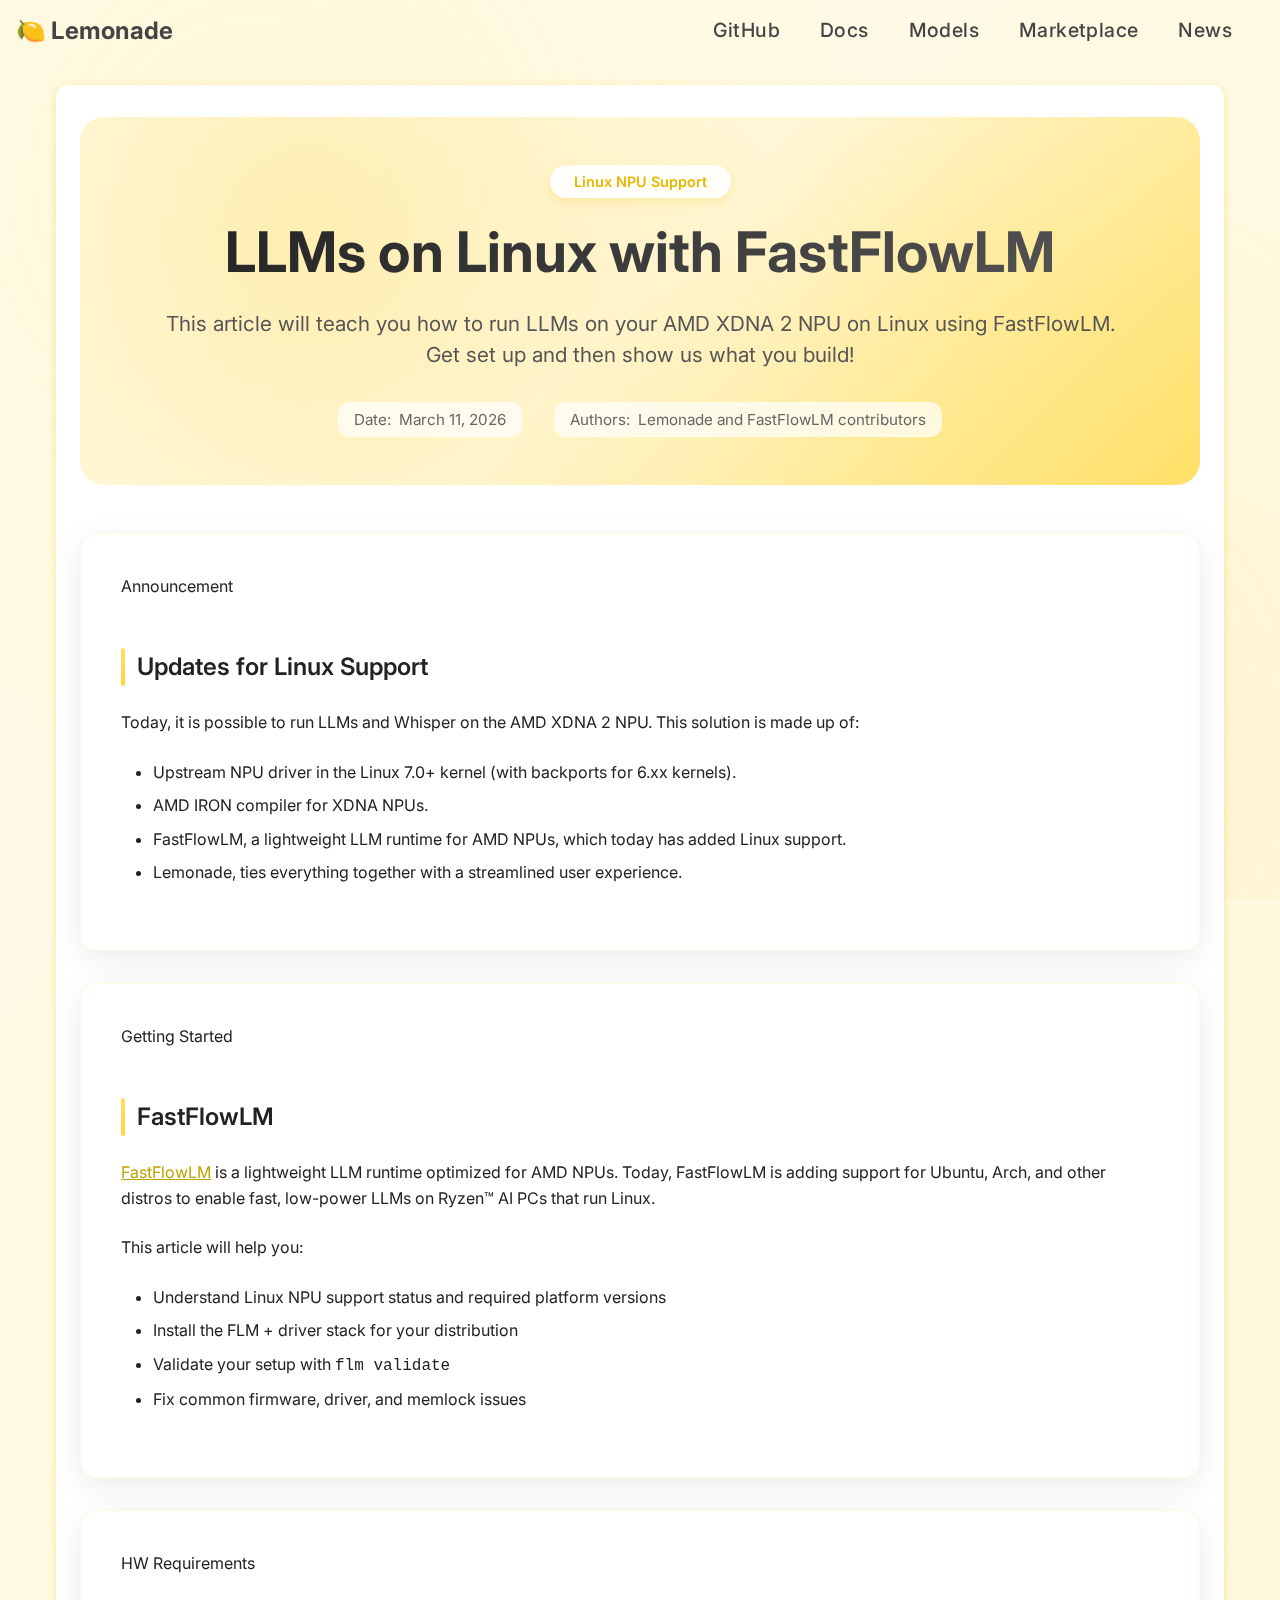
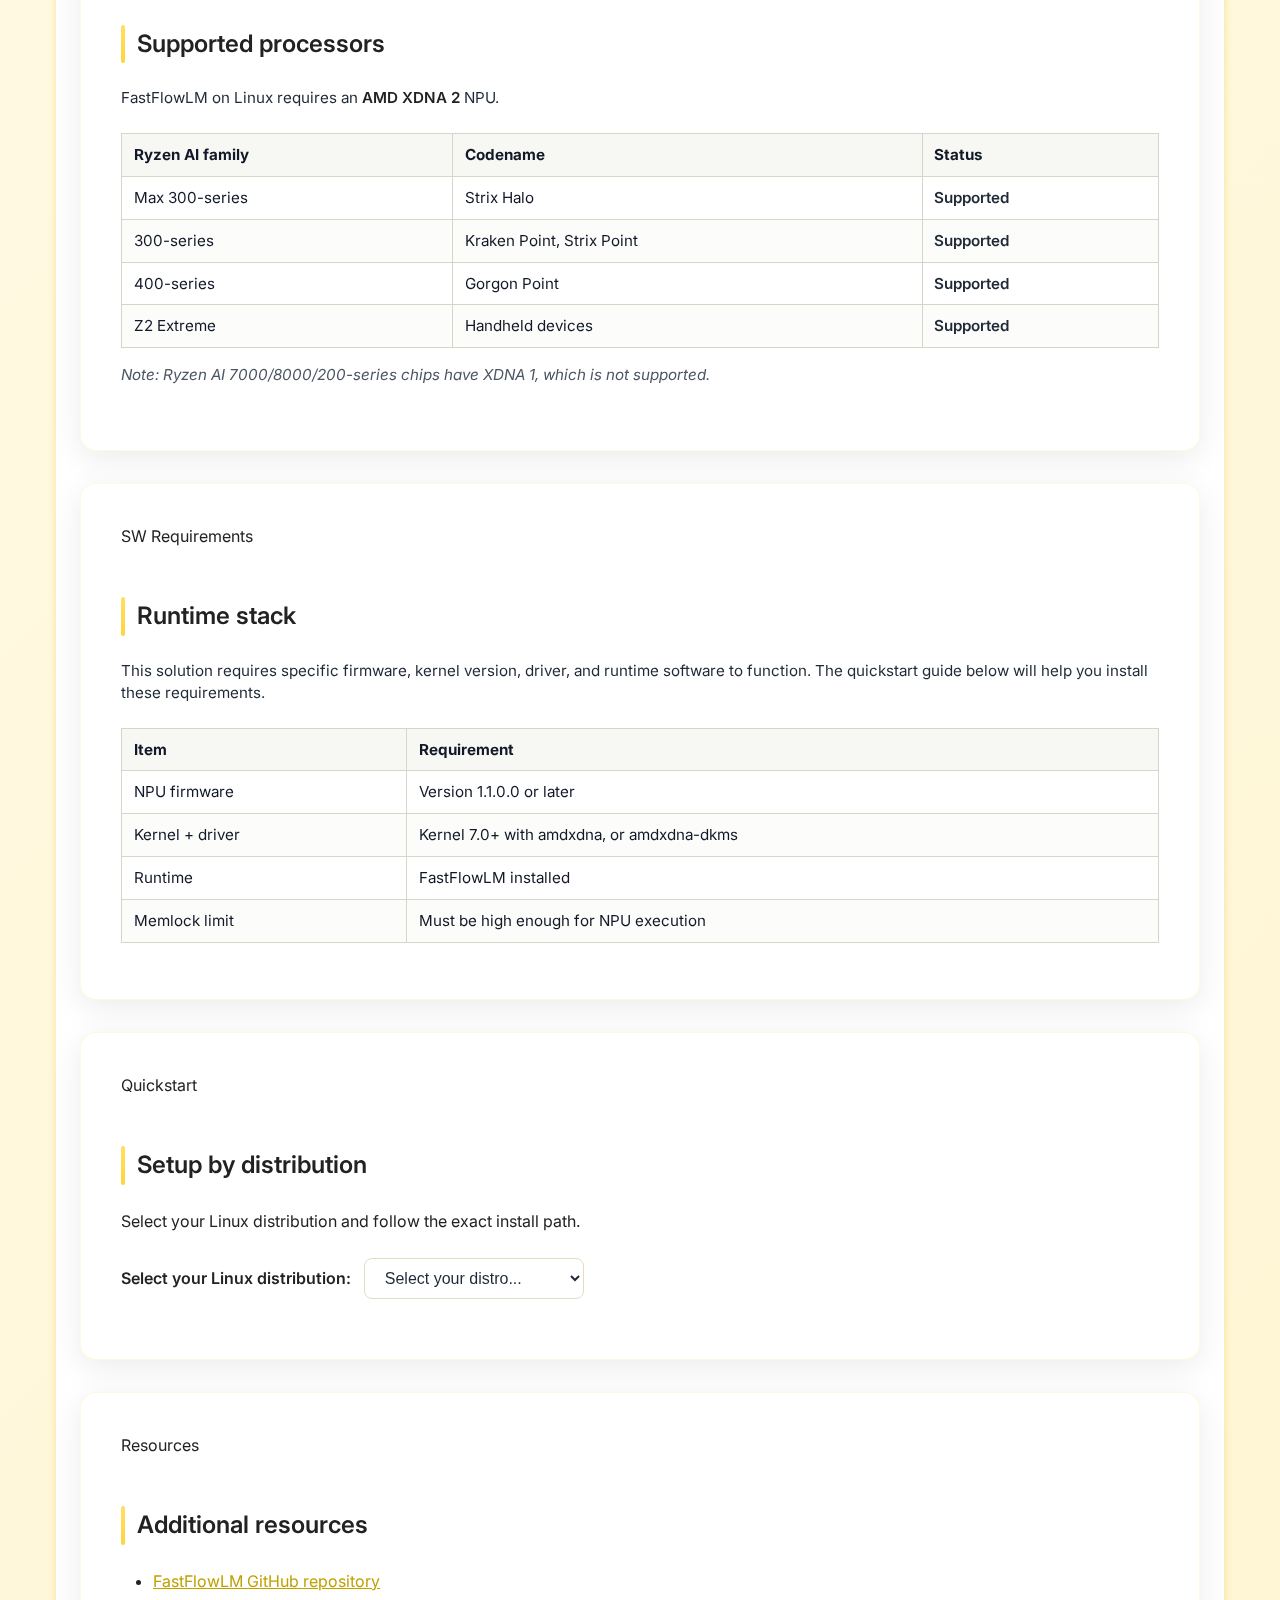
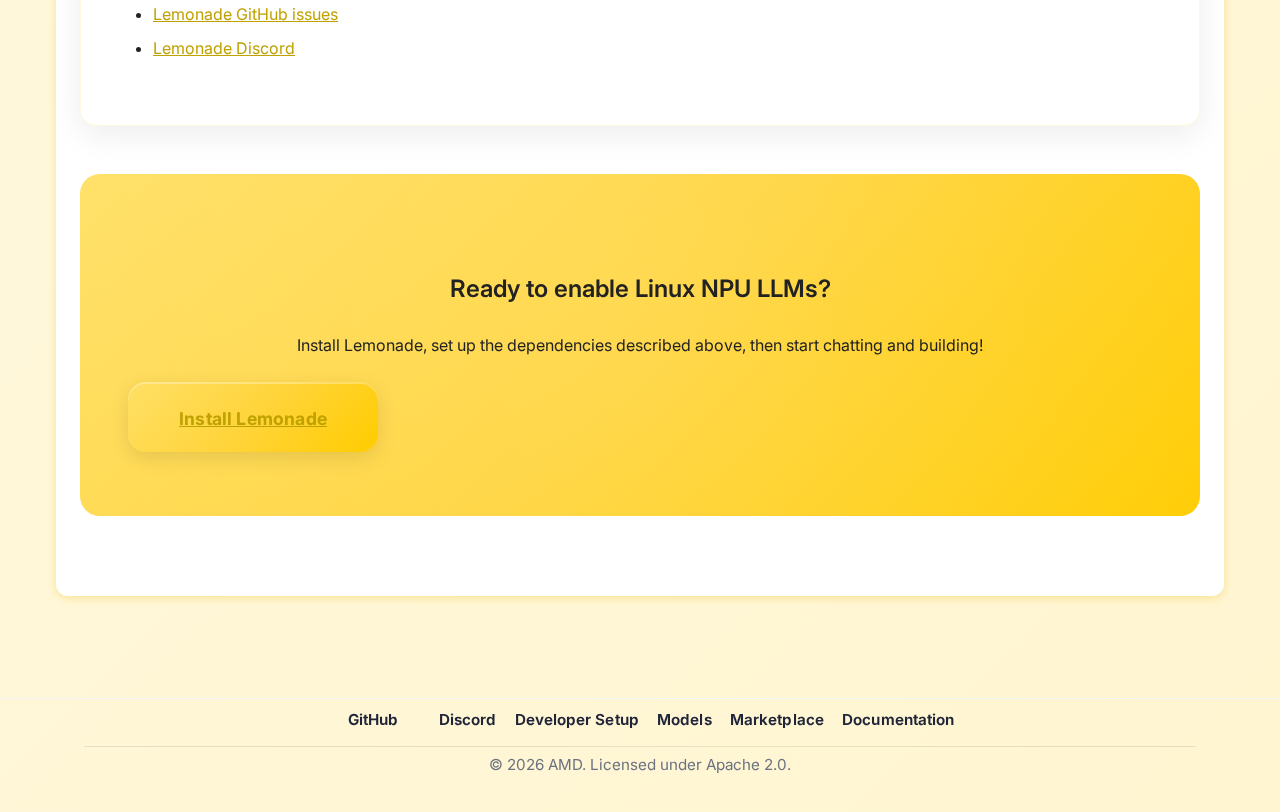
<file: docs/flm_npu_linux.html>
<!DOCTYPE html>
<html lang="en">
<head>
  <meta charset="UTF-8">
  <meta name="viewport" content="width=device-width, initial-scale=1.0">
  <title>LLMs on Linux with FastFlowLM - Lemonade Server</title>
  <link rel="icon" href="./assets/favicon.ico">
  <link rel="stylesheet" href="assets/website-styles.css">
  <link href="https://fonts.googleapis.com/css2?family=Inter:wght@300;400;500;600;700&display=swap" rel="stylesheet">
  <script src="assets/navbar.js"></script>
  <meta name="description" content="LLMs on Linux are now supported with FastFlowLM. This guide helps you set up the FLM stack on supported AMD XDNA 2 NPUs and troubleshoot common validation issues.">
  <meta property="og:title" content="LLMs on Linux with FastFlowLM">
  <meta property="og:description" content="LLMs on Linux are now supported with FastFlowLM. This guide helps you set up the FLM stack on supported AMD XDNA 2 NPUs and troubleshoot common validation issues.">
  <meta property="og:type" content="article">
  <meta property="article:published_time" content="2026-03-11">
</head>
<body>
  <div class="navbar-placeholder"></div>

  <main class="main blog-main">
    <article class="blog-article blog-article-unified">
      <div class="hero-section">
        <div class="hero-content">
          <div class="hero-badge">Linux NPU Support</div>
          <h1 class="hero-title">LLMs on Linux with FastFlowLM</h1>
          <div class="hero-subtitle" id="article-subtitle">This article will teach you how to run LLMs on your AMD XDNA 2 NPU on Linux using FastFlowLM. Get set up and then show us what you build!</div>
          <div class="hero-meta">
            <div class="meta-item"><span class="meta-icon">Date:</span>March 11, 2026</div>
            <div class="meta-item meta-authors"><span class="meta-icon">Authors:</span>Lemonade and FastFlowLM contributors</div>
          </div>
        </div>
      </div>

      <div class="article-content">
        <div class="section-card" id="troubleshoot-intro" style="display:none;">
          <div class="section-header">
            <span class="section-kicker">Getting Started</span>
            <h2 class="section-title">Troubleshooting</h2>
          </div>
          <p>Lemonade detected that some additional setup might be needed to get FastFlowLM fully operational on this system. Please review this guide and follow the steps provided.</p>
        </div>

        <div class="section-card">
          <div class="section-header">
            <span class="section-kicker">Announcement</span>
            <h2 class="section-title">Updates for Linux Support</h2>
            <p>
              Today, it is possible to run LLMs and Whisper on the AMD XDNA 2 NPU. This solution is made up of:
              <ul>
                <li>Upstream NPU driver in the Linux 7.0+ kernel (with backports for 6.xx kernels).</li>
                <li>AMD IRON compiler for XDNA NPUs.</li>
                <li>FastFlowLM, a lightweight LLM runtime for AMD NPUs, which today has added Linux support.</li>
                <li>Lemonade, ties everything together with a streamlined user experience.</li>
              </ul>
            </p>
          </div>
        </div>

        <div class="section-card">
          <div class="section-header">
            <span class="section-kicker">Getting Started</span>
            <h2 class="section-title">FastFlowLM</h2>
            <p>
              <a href="https://fastflowlm.com/">FastFlowLM</a> is a lightweight LLM runtime optimized for AMD NPUs. Today, FastFlowLM is adding support for Ubuntu, Arch, and other distros to enable fast, low-power LLMs on Ryzen&trade; AI PCs that run Linux.
            </p>
          </div>

          <p>This article will help you:</p>
          <ul>
            <li>Understand Linux NPU support status and required platform versions</li>
            <li>Install the FLM + driver stack for your distribution</li>
            <li>Validate your setup with <code>flm validate</code></li>
            <li>Fix common firmware, driver, and memlock issues</li>
          </ul>
        </div>

        <div class="section-card">
          <div class="section-header">
            <span class="section-kicker">HW Requirements</span>
            <h2 class="section-title">Supported processors</h2>
          </div>

          <p class="flm-req-intro">FastFlowLM on Linux requires an <strong>AMD XDNA 2</strong> NPU.</p>
          <div class="flm-req-table-wrap">
            <table class="flm-req-table">
              <thead>
                <tr>
                  <th>Ryzen AI family</th>
                  <th>Codename</th>
                  <th>Status</th>
                </tr>
              </thead>
              <tbody>
                <tr>
                  <td>Max 300-series</td>
                  <td>Strix Halo</td>
                  <td><span class="flm-status-ok">Supported</span></td>
                </tr>
                <tr>
                  <td>300-series</td>
                  <td>Kraken Point, Strix Point</td>
                  <td><span class="flm-status-ok">Supported</span></td>
                </tr>
                <tr>
                  <td>400-series</td>
                  <td>Gorgon Point</td>
                  <td><span class="flm-status-ok">Supported</span></td>
                </tr>
                <tr>
                  <td>Z2 Extreme</td>
                  <td>Handheld devices</td>
                  <td><span class="flm-status-ok">Supported</span></td>
                </tr>
              </tbody>
            </table>
          </div>
          <p class="flm-req-warning">Note: Ryzen AI 7000/8000/200-series chips have XDNA 1, which is not supported.</p>
        </div>

        <div class="section-card" id="runtime-stack">
          <div class="section-header">
            <span class="section-kicker">SW Requirements</span>
            <h2 class="section-title">Runtime stack</h2>
          </div>

          <p class="flm-req-intro">This solution requires specific firmware, kernel version, driver, and runtime software to function. The quickstart guide below will help you install these requirements.</p>
          <div class="flm-req-table-wrap">
            <table class="flm-req-table">
              <thead>
                <tr>
                  <th>Item</th>
                  <th>Requirement</th>
                </tr>
              </thead>
              <tbody>
                <tr>
                  <td>NPU firmware</td>
                  <td>Version 1.1.0.0 or later</td>
                </tr>
                <tr>
                  <td>Kernel + driver</td>
                  <td>Kernel 7.0+ with amdxdna, or amdxdna-dkms</td>
                </tr>
                <tr>
                  <td>Runtime</td>
                  <td>FastFlowLM installed</td>
                </tr>
                <tr>
                  <td>Memlock limit</td>
                  <td>Must be high enough for NPU execution</td>
                </tr>
              </tbody>
            </table>
          </div>
        </div>

        <div class="section-card">
          <div class="section-header">
            <span class="section-kicker">Quickstart</span>
            <h2 class="section-title">Setup by distribution</h2>
            <p>Select your Linux distribution and follow the exact install path.</p>
          </div>

          <div class="flm-distro-selector-section">
            <label for="distro-select" class="flm-distro-label"><strong>Select your Linux distribution:</strong></label>
            <select id="distro-select" class="flm-distro-selector">
              <option value="" selected disabled>Select your distro...</option>
              <option value="ubuntu-24">Ubuntu 24.04</option>
              <option value="ubuntu-25">Ubuntu 25.10</option>
              <option value="ubuntu-26">Ubuntu 26.04</option>
              <option value="arch">Arch Linux</option>
              <option value="other">Other</option>
            </select>
          </div>

          <div class="flm-distro-instructions" id="distro-ubuntu-24" style="display:none;">
            <div class="flm-instruction-box">
              <div class="flm-instruction-header">
                <span class="flm-instruction-label">For Ubuntu 24.04</span>
              </div>
              <ol>
                <li>Add the PPA:
                  <div class="flm-code-block"><code>sudo add-apt-repository ppa:amd-team/xrt<br>sudo apt update</code></div>
                  <span class="flm-inline-note">See <a href="https://launchpad.net/~amd-team/+archive/ubuntu/xrt" target="_blank" rel="noopener">amd-team/xrt</a> for details.</span>
                </li>
                <li>Install packages:
                  <div class="flm-code-block"><code>sudo apt install libxrt-npu2 amdxdna-dkms</code></div>
                </li>
                <li>Reboot:
                  <div class="flm-code-block"><code>sudo reboot</code></div>
                </li>
                <li>Download FLM from <a href="https://github.com/FastFlowLM/FastFlowLM/releases" target="_blank" rel="noopener">GitHub releases</a>.</li>
                <li>Install FLM:
                  <div class="flm-code-block"><code>sudo apt install ./&lt;flm_package.deb&gt;</code></div>
                </li>
                <li>Validate:
                  <div class="flm-code-block"><code>flm validate</code></div>
                  <div class="flm-code-block flm-sample-output">
❮ flm validate<br>[Linux]  Kernel: 7.0.0-rc1-00052-g27936bfca73d<br>[Linux]  NPU: /dev/accel/accel0<br>[Linux]  NPU FW Version: 1.1.2.64<br>[Linux]  Memlock Limit: infinity
                  </div>
                </li>
                <li>If needed, use the memlock troubleshooting notes below.</li>
              </ol>
            </div>
          </div>

          <div class="flm-distro-instructions" id="distro-ubuntu-25" style="display:none;">
            <div class="flm-instruction-box">
              <div class="flm-instruction-header">
                <span class="flm-instruction-label">For Ubuntu 25.10</span>
              </div>
              <ol>
                <li>Add the PPA:
                  <div class="flm-code-block"><code>sudo add-apt-repository ppa:amd-team/xrt<br>sudo apt update</code></div>
                  <span class="flm-inline-note">See <a href="https://launchpad.net/~amd-team/+archive/ubuntu/xrt" target="_blank" rel="noopener">amd-team/xrt</a> for details.</span>
                </li>
                <li>Install packages:
                  <div class="flm-code-block"><code>sudo apt install libxrt-npu2 amdxdna-dkms</code></div>
                </li>
                <li>Reboot:
                  <div class="flm-code-block"><code>sudo reboot</code></div>
                </li>
                <li>Download FLM from <a href="https://github.com/FastFlowLM/FastFlowLM/releases" target="_blank" rel="noopener">GitHub releases</a>.</li>
                <li>Install FLM:
                  <div class="flm-code-block"><code>sudo apt install ./&lt;flm_package.deb&gt;</code></div>
                </li>
                <li>Validate:
                  <div class="flm-code-block"><code>flm validate</code></div>
                  <div class="flm-code-block flm-sample-output">
❮ flm validate<br>[Linux]  Kernel: 7.0.0-rc1-00052-g27936bfca73d<br>[Linux]  NPU: /dev/accel/accel0<br>[Linux]  NPU FW Version: 1.1.2.64<br>[Linux]  Memlock Limit: infinity
                  </div>
                </li>
                <li>If needed, use the memlock troubleshooting notes below.</li>
              </ol>
            </div>
          </div>

          <div class="flm-distro-instructions" id="distro-ubuntu-26" style="display:none;">
            <div class="flm-instruction-box">
              <div class="flm-instruction-header">
                <span class="flm-instruction-label">For Ubuntu 26.04</span>
              </div>
              <ol>
                <li>Install <code>libxrt-npu2</code> from Ubuntu repos:
                  <div class="flm-code-block"><code>sudo apt install libxrt-npu2</code></div>
                </li>
                <li>Add the PPA:
                  <div class="flm-code-block"><code>sudo add-apt-repository ppa:amd-team/xrt<br>sudo apt update</code></div>
                  <span class="flm-inline-note">See <a href="https://launchpad.net/~amd-team/+archive/ubuntu/xrt" target="_blank" rel="noopener">amd-team/xrt</a> for details.</span>
                </li>
                <li>Install <code>amdxdna-dkms</code>:
                  <div class="flm-code-block"><code>sudo apt install amdxdna-dkms</code></div>
                </li>
                <li>Reboot:
                  <div class="flm-code-block"><code>sudo reboot</code></div>
                </li>
                <li>Download FLM from <a href="https://github.com/FastFlowLM/FastFlowLM/releases" target="_blank" rel="noopener">GitHub releases</a>.</li>
                <li>Install FLM:
                  <div class="flm-code-block"><code>sudo apt install ./&lt;flm_package.deb&gt;</code></div>
                </li>
                <li>Validate:
                  <div class="flm-code-block"><code>flm validate</code></div>
                  <div class="flm-code-block flm-sample-output">
❮ flm validate<br>[Linux]  Kernel: 7.0.0-rc1-00052-g27936bfca73d<br>[Linux]  NPU: /dev/accel/accel0<br>[Linux]  NPU FW Version: 1.1.2.64<br>[Linux]  Memlock Limit: infinity
                  </div>
                </li>
                <li>If needed, use the memlock troubleshooting notes below.</li>
              </ol>
              <p class="flm-inline-note">These steps are only applicable until Ubuntu moves to 7.0-rc2. They will be updated after that.</p>
            </div>
          </div>

          <div class="flm-distro-instructions" id="distro-arch" style="display:none;">
            <div class="flm-instruction-box">
              <div class="flm-instruction-header">
                <span class="flm-instruction-label">For Arch Linux</span>
              </div>
              <ol>
                <li>Install XRT:
                  <div class="flm-code-block"><code>sudo pacman -S xrt</code></div>
                </li>
                <li>Install <code>xrt-plugin-amdxdna</code>:
                  <div class="flm-code-block"><code>sudo pacman -S xrt-plugin-amdxdna</code></div>
                </li>
                <li>Update to kernel 7.0-rc2 or later:
                  <div class="flm-code-block"><code>sudo pacman -S linux</code></div>
                </li>
                <li>For older kernels (6.18, 6.19), use AUR:
                  <div class="flm-code-block"><code>paru -S amdxdna-dkms</code></div>
                </li>
                <li>Update firmware package:
                  <div class="flm-code-block"><code>sudo pacman -S linux-firmware</code></div>
                </li>
                <li>Install FastFlowLM:
                  <div class="flm-code-block"><code>sudo pacman -S fastflowlm</code></div>
                </li>
                <li>Validate:
                  <div class="flm-code-block"><code>flm validate</code></div>
                  <div class="flm-code-block flm-sample-output">
❮ flm validate<br>[Linux]  Kernel: 7.0.0-rc1-00052-g27936bfca73d<br>[Linux]  NPU: /dev/accel/accel0<br>[Linux]  NPU FW Version: 1.1.2.64<br>[Linux]  Memlock Limit: infinity
                  </div>
                </li>
                <li>If needed, use the memlock troubleshooting notes below.</li>
              </ol>
            </div>
          </div>

          <div class="flm-distro-instructions" id="distro-other" style="display:none;">
            <div class="flm-instruction-box">
              <div class="flm-instruction-header">
                <span class="flm-instruction-label">For Other Distributions</span>
              </div>
              <ol>
                <li>Build and install XRT and the AMD XDNA plugin from source: <a href="https://github.com/amd/xdna-driver/" target="_blank" rel="noopener">amd/xdna-driver</a>.</li>
                <li>Update to kernel 7.0-rc2 or later and update <code>linux-firmware</code> to 20260221 or later.</li>
                <li>Clone FastFlowLM:
                  <div class="flm-code-block"><code>git clone https://github.com/FastFlowLM/FastFlowLM.git</code></div>
                </li>
                <li>Build and install FLM:
                  <div class="flm-code-block"><code>cmake -S src --preset linux-default<br>ninja -C src/build<br>sudo ninja -C src/build install</code></div>
                </li>
                <li>Validate:
                  <div class="flm-code-block"><code>flm validate</code></div>
                  <div class="flm-code-block flm-sample-output">
❮ flm validate<br>[Linux]  Kernel: 7.0.0-rc1-00052-g27936bfca73d<br>[Linux]  NPU: /dev/accel/accel0<br>[Linux]  NPU FW Version: 1.1.2.64<br>[Linux]  Memlock Limit: infinity
                  </div>
                </li>
                <li>If needed, use the memlock troubleshooting notes below.</li>
              </ol>
            </div>
          </div>
        </div>

        <div class="section-card" id="flm-faq-section" style="display:none;">
          <div class="section-header">
            <span class="section-kicker">Troubleshooting</span>
            <h2 class="section-title">Common flm validate issues</h2>
            <p>If setup does not validate, use these checks to isolate the failing layer quickly.</p>
          </div>

          <h3>1. Outdated NPU firmware</h3>
          <p>If <code>flm validate</code> reports firmware issues, ensure version <strong>1.1.0.0 or later</strong>.</p>
          <div class="flm-code-block"><code>cat /sys/bus/pci/drivers/amdxdna/*/fw_version</code></div>
          <p>If older, update through your distribution (typically by updating the <code>linux-firmware</code> package).</p>

          <h3>2. Missing or outdated amdxdna driver</h3>
          <p>This solution requires <code>amdxdna</code>, provided in Linux kernel 7.0+ or via <code>amdxdna-dkms</code>.</p>
          <div class="flm-code-block"><code>lsmod | grep amdxdna</code></div>
          <p>If not listed, upgrade to a kernel with in-tree support or install the DKMS package.</p>
          <div class="flm-code-block"><code>uname -r</code></div>
          <p>Kernel version matters mainly for in-tree driver support. With DKMS, package version determines the driver.</p>

          <h3>3. Memlock limit too low</h3>
          <p>NPU workloads need memory locking. If you see <strong>Memlock limit is too low (8MB)</strong>, increase limits.</p>
          <p>
            <strong>Most users do not need manual changes when running Lemonade as a service:</strong>
            Lemonade's systemd unit sets <code>LimitMEMLOCK=infinity</code>.
          </p>
          <p>If you run FLM outside the service, edit limits manually:</p>
          <div class="flm-code-block"><code>sudo nano /etc/security/limits.conf</code></div>
          <div class="flm-code-block"><pre><code>*    soft    memlock    unlimited
*    hard    memlock    unlimited</code></pre></div>
          <p>Log out and log back in for the change to apply.</p>
          
          <h3>4. AMD IOMMU disabled</h3>
          <p>If AMD IOMMU is disabled on your system, your NPU will not be detected:</p>
          <div class="flm-code-block"><code>
            $ flm validate
            [Linux]  Kernel: 7.0.0-rc2
            [ERROR]  No NPU device found.
            [Linux]  Memlock Limit: set to infinity
          </code></div>
          <p>Make sure <code>amd_iommu=off</code> is not part of your kernel command line.
            This is a common setting to change on Strix Halo machines as it slighlty increases
            GPU performance in llama.cpp, but unfortunately disables the NPU.</p>
        </div>

        <div class="section-card">
          <div class="section-header">
            <span class="section-kicker">Resources</span>
            <h2 class="section-title">Additional resources</h2>
          </div>
          <ul>
            <li><a href="https://github.com/FastFlowLM/FastFlowLM" target="_blank" rel="noopener">FastFlowLM GitHub repository</a></li>
            <li><a href="https://github.com/lemonade-sdk/lemonade/issues" target="_blank" rel="noopener">Lemonade GitHub issues</a></li>
            <li><a href="https://discord.gg/lemonade-server" target="_blank" rel="noopener">Lemonade Discord</a></li>
          </ul>
        </div>

        <div class="cta-separator" aria-hidden="true"></div>
        <div class="cta-section cta-section-minimal">
          <div class="cta-content">
            <h2 class="cta-title">Ready to enable Linux NPU LLMs?</h2>
            <p class="cta-subtitle">Install Lemonade, set up the dependencies described above, then start chatting and building!</p>
            <div class="cta-actions">
              <a href="./install_options.html" class="download-btn" target="_blank" rel="noopener">Install Lemonade</a>
            </div>
          </div>
        </div>
      </div>
    </article>
  </main>

  <div class="footer-placeholder"></div>
  <script src="assets/footer.js"></script>
  <script>
    document.addEventListener('DOMContentLoaded', function() {
      initializeNavbar('./');
      initializeFooter('./');

      // In troubleshoot mode, hide Announcement, Getting Started, and CTA sections
      const params = new URLSearchParams(window.location.search);
      if (params.get('mode') === 'troubleshoot') {
        document.querySelectorAll('.section-card').forEach(function(card) {
          var kicker = card.querySelector('.section-kicker');
          if (kicker) {
            var text = kicker.textContent.trim();
            if (text === 'Announcement' || text === 'Getting Started') {
              card.style.display = 'none';
            }
          }
        });
        var ctaSep = document.querySelector('.cta-separator');
        var ctaSection = document.querySelector('.cta-section');
        if (ctaSep) ctaSep.style.display = 'none';
        if (ctaSection) ctaSection.style.display = 'none';
        var troubleshootIntro = document.getElementById('troubleshoot-intro');
        if (troubleshootIntro) troubleshootIntro.style.display = '';
      }

      const select = document.getElementById('distro-select');
      const ids = ['ubuntu-24', 'ubuntu-25', 'ubuntu-26', 'arch', 'other'];
      const faq = document.getElementById('flm-faq-section');

      ids.forEach(function(id) {
        const el = document.getElementById('distro-' + id);
        if (el) el.style.display = 'none';
      });
      if (faq) faq.style.display = 'none';

      select.addEventListener('change', function() {
        ids.forEach(function(id) {
          const el = document.getElementById('distro-' + id);
          if (el) el.style.display = 'none';
        });
        if (faq) faq.style.display = 'block';
        const target = document.getElementById('distro-' + select.value);
        if (target) target.style.display = 'block';
      });
    });
  </script>

  <style>
    .blog-article-unified .blog-callout ul {
      margin: 0.5rem 0 0.25rem 1.2rem;
      line-height: 1.7;
    }

    .flm-distro-selector-section {
      margin-bottom: 1.25rem;
      display: flex;
      align-items: center;
      gap: 0.8rem;
      flex-wrap: wrap;
    }

    .flm-distro-label {
      color: #2c3e50;
      font-size: 1rem;
    }

    .flm-distro-selector {
      padding: 0.6rem 1rem;
      font-size: 1rem;
      border-radius: 8px;
      border: 1px solid #e3ddbf;
      background: #fff;
      color: #1f2937;
      min-width: 220px;
    }

    .flm-distro-selector:focus {
      outline: 2px solid rgba(227, 189, 46, 0.35);
      border-color: #d6b53c;
    }

    .flm-distro-instructions {
      margin-top: 1rem;
    }

    .flm-instruction-box {
      border: 1px solid #ece7cb;
      background: #fffef9;
      border-radius: 12px;
      padding: 1.1rem 1.2rem;
    }

    .flm-instruction-header {
      margin-bottom: 0.8rem;
    }

    .flm-instruction-label {
      font-weight: 700;
      color: #2c3e50;
    }

    .flm-instruction-box ol {
      margin: 0;
      padding-left: 1.25rem;
      line-height: 1.7;
    }

    .flm-code-block {
      background: #1f2937;
      color: #f8fafc;
      border-radius: 8px;
      margin: 0.55rem 0 0.75rem;
      padding: 0.8rem 0.9rem;
      overflow-x: auto;
      font-family: "Courier New", Courier, monospace;
    }

    .flm-code-block code {
      color: inherit;
      background: none;
      padding: 0;
      white-space: pre;
    }

    .flm-sample-output {
      background: #111827;
      margin-top: 0.2rem;
    }

    .flm-inline-note {
      color: #6b7280;
      font-size: 0.92rem;
    }

    .flm-req-title {
      margin: 1.25rem 0 0.75rem;
      font-size: 1.06rem;
      font-weight: 700;
      color: #111827;
    }

    .flm-req-intro {
      margin: 0 0 0.8rem;
      color: #1f2937;
      font-size: 0.95rem;
      line-height: 1.45;
    }

    .flm-req-table-wrap {
      margin-bottom: 1rem;
      overflow-x: auto;
    }

    .flm-req-table {
      width: 100%;
      border-collapse: collapse;
      background: #ffffff;
      color: #111827;
      font-size: 0.95rem;
    }

    .flm-req-table th,
    .flm-req-table td {
      border: 1px solid #d8d5c7;
      padding: 0.62rem 0.72rem;
      text-align: left;
      vertical-align: top;
      line-height: 1.45;
    }

    .flm-req-table th {
      background: #f7f7f4;
      font-weight: 700;
    }

    .flm-req-table tbody tr:nth-child(even) {
      background: #fcfcfa;
    }

    .flm-status-ok {
      color: #1f2937;
      font-weight: 600;
    }

    .flm-status-bad {
      color: #1f2937;
      font-weight: 400;
    }

    .flm-req-warning {
      margin: 0.1rem 0 0.2rem;
      color: #4b5563;
      font-size: 0.95rem;
      font-weight: 400;
      font-style: italic;
      line-height: 1.4;
    }

    @media (max-width: 768px) {
      .flm-req-table {
        font-size: 0.9rem;
      }

      .flm-req-table th,
      .flm-req-table td {
        padding: 0.55rem 0.62rem;
      }

      .flm-distro-selector {
        width: 100%;
      }
    }
  </style>
</body>
</html>
</file>
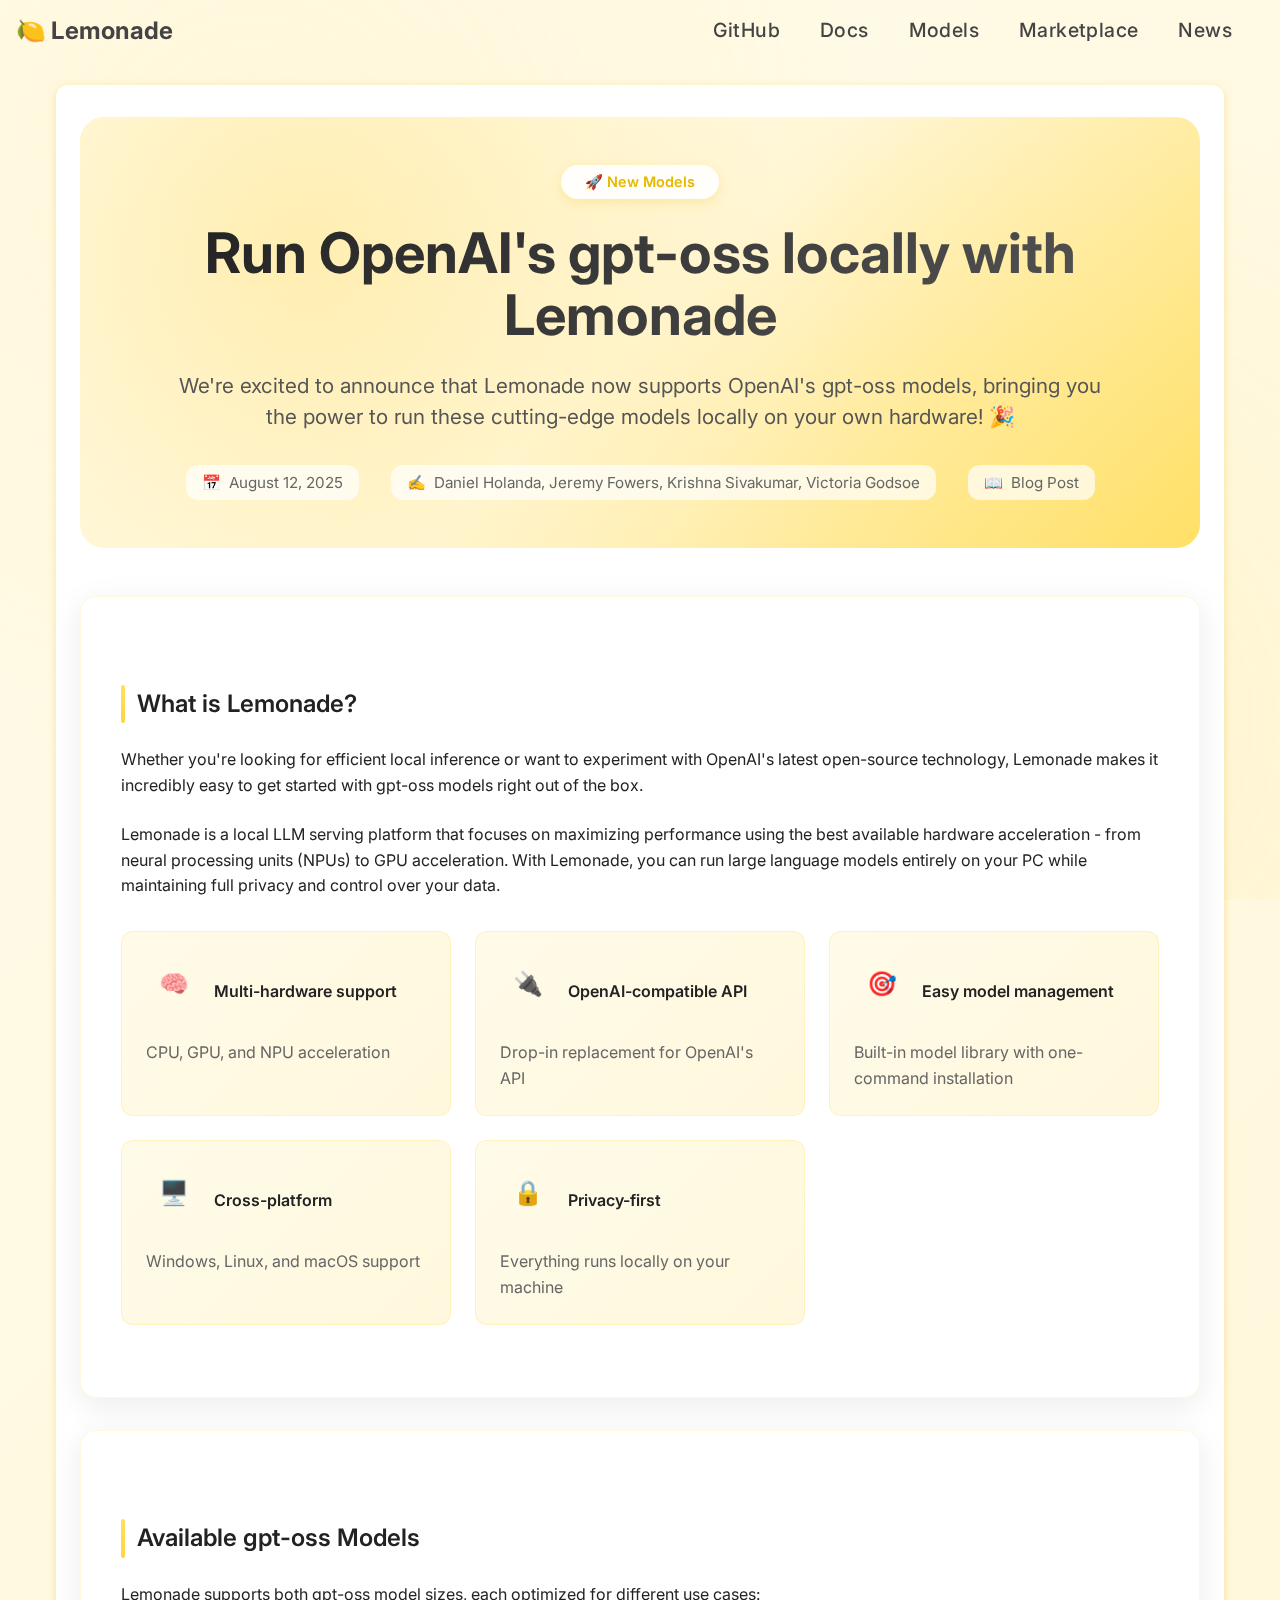
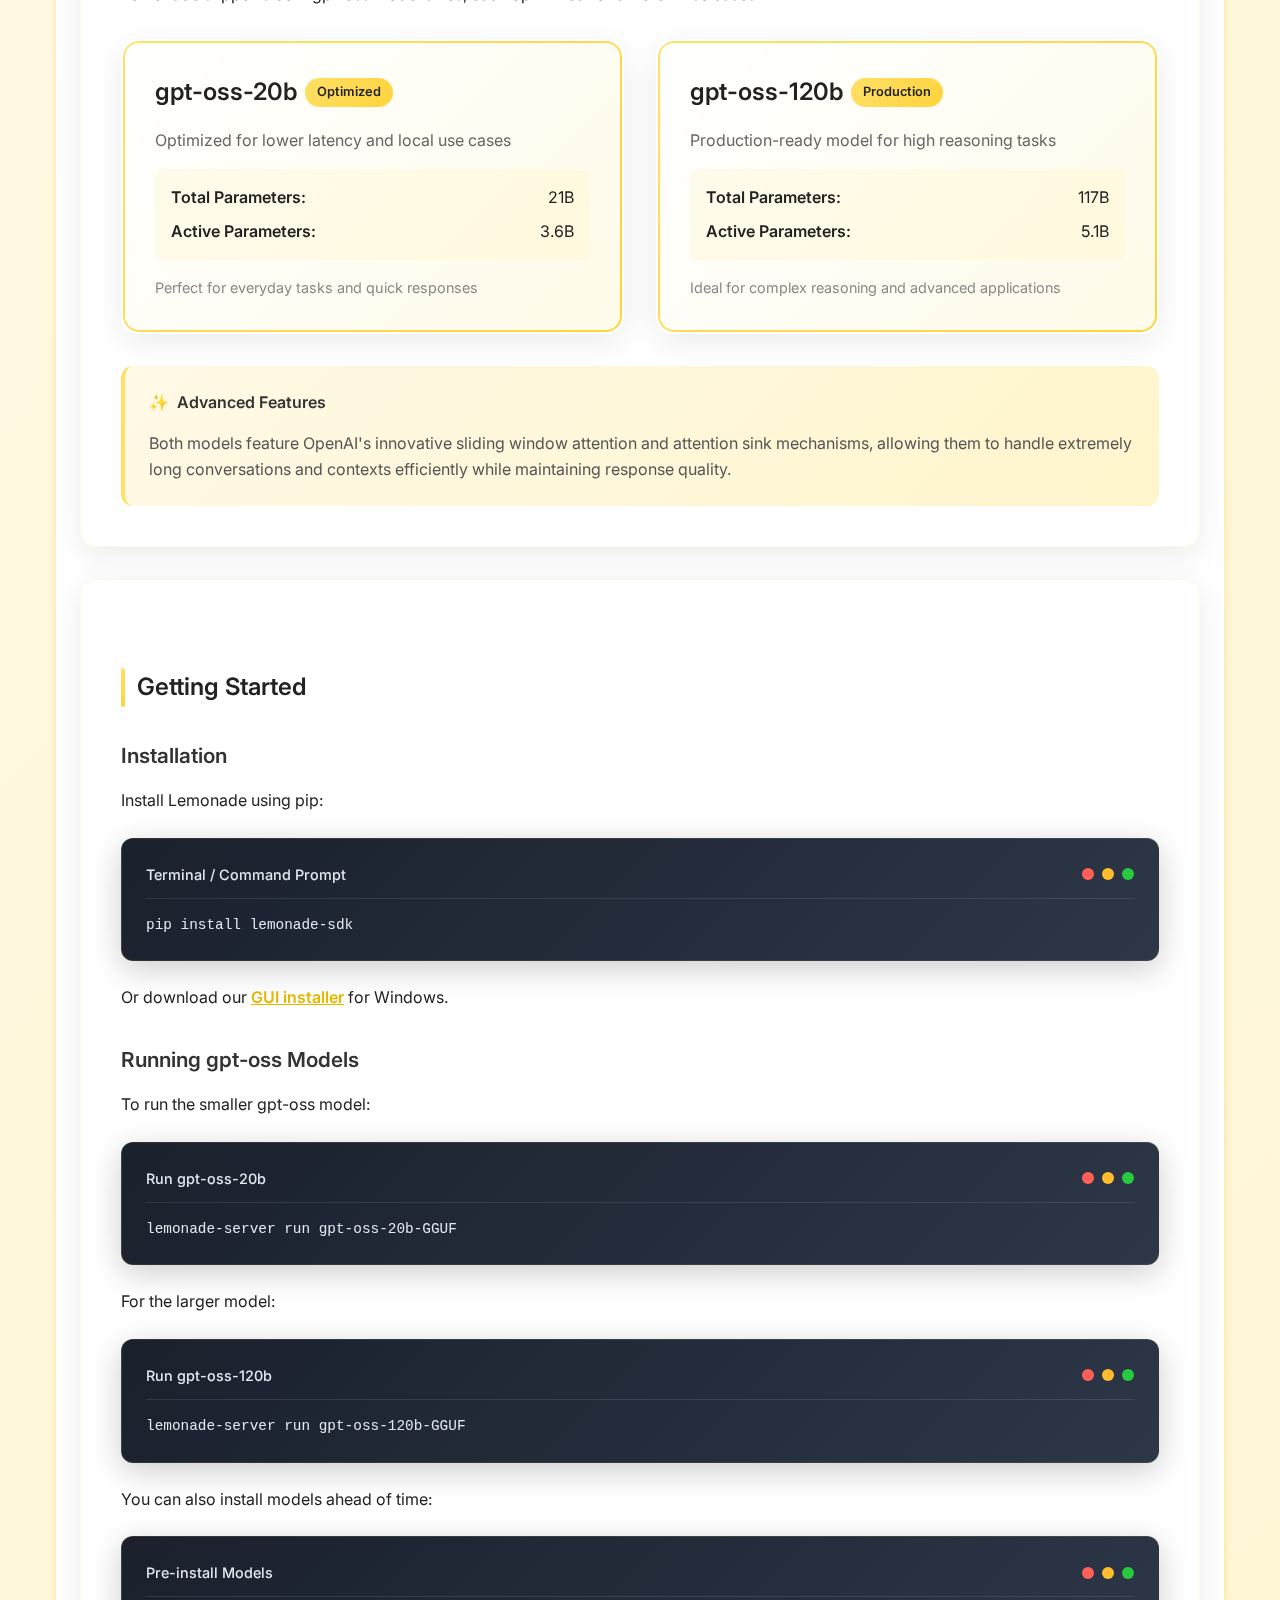
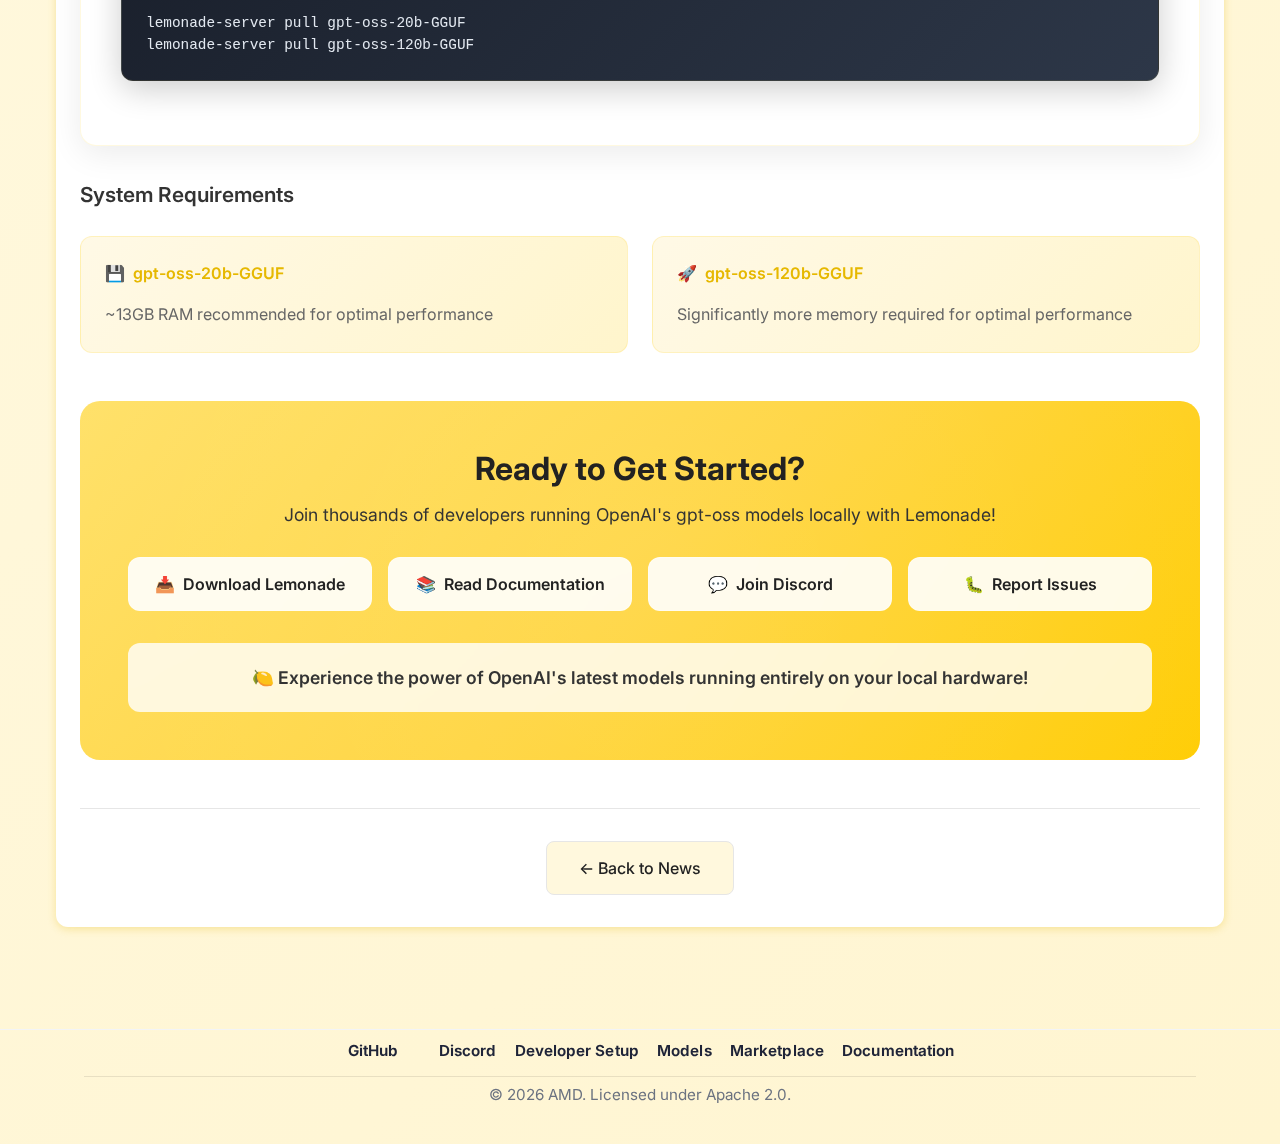
<file: docs/news/gpt-oss.html>
<!DOCTYPE html>
<html lang="en">
<head>
  <meta charset="UTF-8">
  <meta name="viewport" content="width=device-width, initial-scale=1.0">
  <title>Run OpenAI's gpt-oss locally with Lemonade - Lemonade Server</title>
  <link rel="icon" href="../assets/favicon.ico">
  <link rel="stylesheet" href="../assets/website-styles.css">
  <link href="https://fonts.googleapis.com/css2?family=Inter:wght@300;400;500;600;700&display=swap" rel="stylesheet">
  <script src="../assets/navbar.js"></script>
  <script>
    // Define the article description once to avoid repetition
    const ARTICLE_DESCRIPTION = "Lemonade now supports OpenAI's gpt-oss models, bringing you the power to run these cutting-edge models locally on your own hardware!";
  </script>
  <meta name="description" content="">
  <meta property="og:title" content="Run OpenAI's gpt-oss locally with Lemonade">
  <meta property="og:description" content="">
  <meta property="og:type" content="article">
  <meta property="article:published_time" content="2025-08-05">
  <meta property="article:author" content="Daniel Holanda, Jeremy Fowers, Krishna Sivakumar, Victoria Godsoe">
</head>
<body>
  <div class="navbar-placeholder"></div>

  <!-- Article Content -->
  <main class="main">
    <article class="blog-article">
      <!-- Hero Section -->
      <div class="hero-section">
        <div class="hero-content">
          <div class="hero-badge">🚀 New Models</div>
          <h1 class="hero-title">Run OpenAI's gpt-oss locally with Lemonade</h1>
          <div class="hero-subtitle" id="article-subtitle">
            <!-- Content will be populated by JavaScript -->
          </div>
          <div class="hero-meta">
            <div class="meta-item">
              <span>📅</span>
              <span>August 12, 2025</span>
            </div>
            <div class="meta-item">
              <span>✍️</span>
              <span>Daniel Holanda, Jeremy Fowers, Krishna Sivakumar, Victoria Godsoe</span>
            </div>
            <div class="meta-item">
              <span>📖</span>
              <span>Blog Post</span>
            </div>
          </div>
        </div>
      </div>

      <div class="article-content">
        <div class="section-card">
          <h2 class="section-title">What is Lemonade?</h2>
          <p>Whether you're looking for efficient local inference or want to experiment with OpenAI's latest open-source technology, Lemonade makes it incredibly easy to get started with gpt-oss models right out of the box.</p>

          <p>Lemonade is a local LLM serving platform that focuses on maximizing performance using the best available hardware acceleration - from neural processing units (NPUs) to GPU acceleration. With Lemonade, you can run large language models entirely on your PC while maintaining full privacy and control over your data.</p>

          <div class="feature-grid">
            <div class="feature-item">
              <div style="display: flex; align-items: center; margin-bottom: 0.75rem;">
                <span class="feature-icon">🧠</span>
                <strong>Multi-hardware support</strong>
              </div>
              <p style="margin: 0; color: #666;">CPU, GPU, and NPU acceleration</p>
            </div>
            <div class="feature-item">
              <div style="display: flex; align-items: center; margin-bottom: 0.75rem;">
                <span class="feature-icon">🔌</span>
                <strong>OpenAI-compatible API</strong>
              </div>
              <p style="margin: 0; color: #666;">Drop-in replacement for OpenAI's API</p>
            </div>
            <div class="feature-item">
              <div style="display: flex; align-items: center; margin-bottom: 0.75rem;">
                <span class="feature-icon">🎯</span>
                <strong>Easy model management</strong>
              </div>
              <p style="margin: 0; color: #666;">Built-in model library with one-command installation</p>
            </div>
            <div class="feature-item">
              <div style="display: flex; align-items: center; margin-bottom: 0.75rem;">
                <span class="feature-icon">🖥️</span>
                <strong>Cross-platform</strong>
              </div>
              <p style="margin: 0; color: #666;">Windows, Linux, and macOS support</p>
            </div>
            <div class="feature-item">
              <div style="display: flex; align-items: center; margin-bottom: 0.75rem;">
                <span class="feature-icon">🔒</span>
                <strong>Privacy-first</strong>
              </div>
              <p style="margin: 0; color: #666;">Everything runs locally on your machine</p>
            </div>
          </div>
        </div>

        <div class="section-card">
          <h2 class="section-title">Available gpt-oss Models</h2>
          <p style="margin-bottom: 2rem;">Lemonade supports both gpt-oss model sizes, each optimized for different use cases:</p>

          <div class="model-showcase">
            <div class="model-card-enhanced">
              <div class="model-title">
                gpt-oss-20b
                <span class="model-badge">Optimized</span>
              </div>
              <p style="font-size: 1rem; color: #666; margin-bottom: 1rem;">Optimized for lower latency and local use cases</p>
              <div style="background: rgba(255, 224, 102, 0.1); padding: 1rem; border-radius: 8px; margin-bottom: 1rem;">
                <div style="display: flex; justify-content: space-between; margin-bottom: 0.5rem;">
                  <span style="font-weight: 600;">Total Parameters:</span>
                  <span>21B</span>
                </div>
                <div style="display: flex; justify-content: space-between;">
                  <span style="font-weight: 600;">Active Parameters:</span>
                  <span>3.6B</span>
                </div>
              </div>
              <p style="font-size: 0.9rem; color: #888; margin: 0;">Perfect for everyday tasks and quick responses</p>
            </div>
            <div class="model-card-enhanced">
              <div class="model-title">
                gpt-oss-120b
                <span class="model-badge">Production</span>
              </div>
              <p style="font-size: 1rem; color: #666; margin-bottom: 1rem;">Production-ready model for high reasoning tasks</p>
              <div style="background: rgba(255, 224, 102, 0.1); padding: 1rem; border-radius: 8px; margin-bottom: 1rem;">
                <div style="display: flex; justify-content: space-between; margin-bottom: 0.5rem;">
                  <span style="font-weight: 600;">Total Parameters:</span>
                  <span>117B</span>
                </div>
                <div style="display: flex; justify-content: space-between;">
                  <span style="font-weight: 600;">Active Parameters:</span>
                  <span>5.1B</span>
                </div>
              </div>
              <p style="font-size: 0.9rem; color: #888; margin: 0;">Ideal for complex reasoning and advanced applications</p>
            </div>
          </div>

          <div style="background: linear-gradient(135deg, #fff9e6 0%, #fff5cc 100%); padding: 1.5rem; border-radius: 12px; margin-top: 2rem; border-left: 4px solid #ffe066;">
            <h4 style="margin: 0 0 1rem 0; color: #333; display: flex; align-items: center; gap: 0.5rem;">
              <span>✨</span>
              Advanced Features
            </h4>
            <p style="margin: 0; color: #555;">Both models feature OpenAI's innovative sliding window attention and attention sink mechanisms, allowing them to handle extremely long conversations and contexts efficiently while maintaining response quality.</p>
          </div>
        </div>

        <div class="section-card">
          <h2 class="section-title">Getting Started</h2>

          <h3 style="color: #333; margin: 2rem 0 1rem 0; font-size: 1.3rem;">Installation</h3>
          <p>Install Lemonade using pip:</p>
          <div class="enhanced-code-block">
            <div class="code-header">
              <span class="code-title">Terminal / Command Prompt</span>
              <div class="code-dots">
                <div class="code-dot red"></div>
                <div class="code-dot yellow"></div>
                <div class="code-dot green"></div>
              </div>
            </div>
            <pre><code>pip install lemonade-sdk</code></pre>
          </div>

          <p>Or download our <a href="https://github.com/lemonade-sdk/lemonade/releases/latest/download/lemonade-server-minimal.msi" target="_blank" rel="noopener" style="color: #e6b800; font-weight: 600;">GUI installer</a> for Windows.</p>

          <h3 style="color: #333; margin: 2rem 0 1rem 0; font-size: 1.3rem;">Running gpt-oss Models</h3>
          <p>To run the smaller gpt-oss model:</p>
          <div class="enhanced-code-block">
            <div class="code-header">
              <span class="code-title">Run gpt-oss-20b</span>
              <div class="code-dots">
                <div class="code-dot red"></div>
                <div class="code-dot yellow"></div>
                <div class="code-dot green"></div>
              </div>
            </div>
            <pre><code>lemonade-server run gpt-oss-20b-GGUF</code></pre>
          </div>

          <p>For the larger model:</p>
          <div class="enhanced-code-block">
            <div class="code-header">
              <span class="code-title">Run gpt-oss-120b</span>
              <div class="code-dots">
                <div class="code-dot red"></div>
                <div class="code-dot yellow"></div>
                <div class="code-dot green"></div>
              </div>
            </div>
            <pre><code>lemonade-server run gpt-oss-120b-GGUF</code></pre>
          </div>

          <p>You can also install models ahead of time:</p>
          <div class="enhanced-code-block">
            <div class="code-header">
              <span class="code-title">Pre-install Models</span>
              <div class="code-dots">
                <div class="code-dot red"></div>
                <div class="code-dot yellow"></div>
                <div class="code-dot green"></div>
              </div>
            </div>
            <pre><code>lemonade-server pull gpt-oss-20b-GGUF
lemonade-server pull gpt-oss-120b-GGUF</code></pre>
          </div>
        </div>

          <h3 style="color: #333; margin: 2rem 0 1rem 0; font-size: 1.3rem;">System Requirements</h3>
          <div style="display: grid; grid-template-columns: repeat(auto-fit, minmax(300px, 1fr)); gap: 1.5rem; margin: 1.5rem 0;">
            <div style="background: linear-gradient(135deg, #fff9e6 0%, #fff5cc 100%); padding: 1.5rem; border-radius: 12px; border: 1px solid rgba(255, 224, 102, 0.3);">
              <h4 style="margin: 0 0 1rem 0; color: #e6b800; display: flex; align-items: center; gap: 0.5rem;">
                <span>💾</span>
                gpt-oss-20b-GGUF
              </h4>
              <p style="margin: 0; color: #666;">~13GB RAM recommended for optimal performance</p>
            </div>
            <div style="background: linear-gradient(135deg, #fff9e6 0%, #fff5cc 100%); padding: 1.5rem; border-radius: 12px; border: 1px solid rgba(255, 224, 102, 0.3);">
              <h4 style="margin: 0 0 1rem 0; color: #e6b800; display: flex; align-items: center; gap: 0.5rem;">
                <span>🚀</span>
                gpt-oss-120b-GGUF
              </h4>
              <p style="margin: 0; color: #666;">Significantly more memory required for optimal performance</p>
            </div>
          </div>
        </div>

        <!-- Call to Action Section -->
        <div class="cta-section">
          <div class="cta-content">
            <h2 class="cta-title">Ready to Get Started?</h2>
            <p style="font-size: 1.1rem; margin: 0 0 2rem 0; color: #333;">Join thousands of developers running OpenAI's gpt-oss models locally with Lemonade!</p>

            <div class="cta-links">
              <a href="https://lemonade-server.ai" class="cta-link" target="_blank" rel="noopener">
                <div style="display: flex; align-items: center; justify-content: center; gap: 0.5rem;">
                  <span>📥</span>
                  <span>Download Lemonade</span>
                </div>
              </a>
              <a href="https://lemonade-server.ai/docs/" class="cta-link" target="_blank" rel="noopener">
                <div style="display: flex; align-items: center; justify-content: center; gap: 0.5rem;">
                  <span>📚</span>
                  <span>Read Documentation</span>
                </div>
              </a>
              <a href="https://discord.gg/5xXzkMu8Zk" class="cta-link" target="_blank" rel="noopener">
                <div style="display: flex; align-items: center; justify-content: center; gap: 0.5rem;">
                  <span>💬</span>
                  <span>Join Discord</span>
                </div>
              </a>
              <a href="https://github.com/lemonade-sdk/lemonade/issues" class="cta-link" target="_blank" rel="noopener">
                <div style="display: flex; align-items: center; justify-content: center; gap: 0.5rem;">
                  <span>🐛</span>
                  <span>Report Issues</span>
                </div>
              </a>
            </div>

            <div style="margin-top: 2rem; padding: 1.5rem; background: rgba(255, 255, 255, 0.8); border-radius: 12px; backdrop-filter: blur(10px);">
              <p style="margin: 0; font-size: 1.1rem; font-weight: 600; color: #333;">
                🍋 Experience the power of OpenAI's latest models running entirely on your local hardware!
              </p>
            </div>
          </div>
        </div>
      </div>

      <!-- Back to News Button -->
      <div class="article-navigation">
        <a href="index.html" class="back-to-news-btn">← Back to News</a>
      </div>
    </article>
  </main>

  <!-- Footer will be inserted here by footer.js -->
  <div class="footer-placeholder"></div>

  <script src="../assets/footer.js"></script>
  <script>
    // Initialize footer with star count (uses ../ basePath)
    document.addEventListener('DOMContentLoaded', () => {
      initializeNavbar('../');
      initializeFooter('../');

      // Populate meta tags and subtitle with the description
      document.querySelector('meta[name="description"]').setAttribute('content', ARTICLE_DESCRIPTION);
      document.querySelector('meta[property="og:description"]').setAttribute('content', ARTICLE_DESCRIPTION);
      document.getElementById('article-subtitle').textContent = `We're excited to announce that ${ARTICLE_DESCRIPTION} 🎉`;
    });
  </script>
</body>
</html>
</file>
<file: docs/assets/website-styles.css>
/* Lemonade Website Styles */

/* === CSS Variables === */
:root {
  /* Colors */
  --primary-yellow: #ffe066;
  --primary-yellow-dark: #ffd43b;
  --primary-yellow-darker: #ffcc00;
  --accent-gold: #e6b800;
  --accent-gold-dark: #bfa100;

  --text-primary: #222;
  --text-secondary: #555;
  --text-muted: #666;
  --text-light: #999;
  --text-success: #4ca64c;

  --bg-primary: #fffbe9;
  --bg-secondary: #fff8dd;
  --bg-tertiary: #fff5d1;
  --bg-white: #fff;
  --bg-overlay: rgba(255, 251, 233, 0.95);

  --border-light: #e6e6e6;
  --border-medium: #ccc;
  --border-primary: #e6b800;

  --shadow-light: 0 2px 8px rgba(230, 184, 0, 0.3);
  --shadow-medium: 0 4px 12px rgba(230, 184, 0, 0.4);
  --shadow-heavy: 0 8px 24px rgba(0, 0, 0, 0.15);

  /* Spacing */
  --spacing-xs: 0.25rem;
  --spacing-sm: 0.5rem;
  --spacing-md: 1rem;
  --spacing-lg: 1.5rem;
  --spacing-xl: 2rem;
  --spacing-xxl: 3rem;

  /* Typography */
  --font-family: 'Inter', 'Segoe UI', 'Arial', sans-serif;
  --font-size-xs: 0.75rem;
  --font-size-sm: 0.85rem;
  --font-size-base: 1rem;
  --font-size-lg: 1.2rem;
  --font-size-xl: 1.5rem;
  --font-size-xxl: 2rem;
  --font-size-xxxl: 2.5rem;

  /* Transitions */
  --transition-fast: 0.2s ease;
  --transition-medium: 0.3s ease;
  --transition-slow: 0.4s ease;

  /* Border radius */
  --radius-sm: 6px;
  --radius-md: 8px;
  --radius-lg: 12px;
  --radius-xl: 18px;
  --radius-xxl: 24px;
  --radius-round: 50%;
}

/* === Base Styles === */
* {
  box-sizing: border-box;
}

html, body {
  overflow-x: hidden;
  width: 100%;
}

body {
  margin: 0;
  font-family: var(--font-family);
  background: linear-gradient(135deg, var(--bg-primary) 0%, var(--bg-secondary) 50%, var(--bg-tertiary) 100%);
  color: var(--text-primary);
  min-height: 100vh;
  display: flex;
  flex-direction: column;
  scroll-behavior: smooth;
}

body::before {
  content: '';
  position: fixed;
  top: 0;
  left: 0;
  width: 100%;
  height: 100%;
  background:
    radial-gradient(circle at 20% 20%, rgba(255, 224, 102, 0.1) 0%, transparent 50%),
    radial-gradient(circle at 80% 80%, rgba(255, 212, 59, 0.1) 0%, transparent 50%);
  pointer-events: none;
  z-index: -1;
}

body.install-options {
  align-items: center;
  justify-content: flex-start;
}

/* === Navigation === */
.navbar {
  display: flex;
  justify-content: space-between;
  align-items: center;
  padding: var(--spacing-md) var(--spacing-xxl) var(--spacing-sm) var(--spacing-md);
  font-size: 1.25rem;
  font-weight: 500;
  background: transparent;
  letter-spacing: 0.02em;
  position: relative;
  transition: var(--transition-medium);
}

.navbar-brand {
  display: flex;
  align-items: center;
}

.brand-title {
  font-size: var(--font-size-xl);
  font-weight: 700;
  color: var(--text-primary);
  text-decoration: none;
  letter-spacing: 0.01em;
}

.navbar-context {
  position: absolute;
  left: var(--spacing-xl);
  font-size: 0.95rem;
  color: var(--text-muted);
  display: none;
  align-items: center;
  white-space: nowrap;
}

.navbar-context.show {
  display: flex;
}

.navbar-links {
  display: flex;
  gap: 2.5rem;
  align-items: center;
  font-size: 1.22rem;
  line-height: 1.1;
}

.navbar a {
  color: #444;
  text-decoration: none;
  transition: var(--transition-fast);
}

.navbar-links a,
.navbar-brand .brand-title a {
  display: inline-flex;
  align-items: center;
  line-height: 1.15;
}

.navbar-links a {
  font-size: 1.22rem;
  font-weight: 500;
}

.navbar a:hover {
  color: var(--accent-gold);
}

.navbar-back {
  color: var(--accent-gold);
  text-decoration: none;
  font-weight: 500;
  transition: var(--transition-fast);
  cursor: pointer;
  margin-right: var(--spacing-sm);
}

.navbar-back:hover {
  color: var(--accent-gold-dark);
}

/* Breadcrumb */
.breadcrumb {
  position: fixed;
  top: 0;
  left: 0;
  width: 100%;
  background: var(--bg-overlay);
  backdrop-filter: blur(10px);
  border-bottom: 1px solid rgba(230, 184, 0, 0.2);
  padding: 0.8rem var(--spacing-xl);
  z-index: 200;
  display: flex;
  align-items: center;
  font-size: 0.95rem;
  color: var(--text-muted);
  min-height: 60px;
}

.breadcrumb-back {
  color: var(--accent-gold);
  text-decoration: none;
  font-weight: 500;
  transition: var(--transition-fast);
  cursor: pointer;
  white-space: nowrap;
}

.breadcrumb-back:hover {
  color: var(--accent-gold-dark);
}

.breadcrumb-separator {
  margin: 0 0.8rem;
  color: var(--border-medium);
  white-space: nowrap;
}

/* === Layout Components === */
.main {
  flex: 1;
  display: flex;
  flex-direction: column;
  align-items: center;
  justify-content: flex-start;
  min-height: 60vh;
  padding: var(--spacing-xl) var(--spacing-md) 4rem var(--spacing-md);
  max-width: 1200px;
  width: 100%;
  margin: 0 auto;
  position: relative;
  overflow-x: hidden;
}

.main > * {
  animation: fadeInUp 0.6s ease-out both;
}

.main > *:nth-child(1) { animation-delay: 0.05s; }
.main > *:nth-child(2) { animation-delay: 0.12s; }
.main > *:nth-child(3) { animation-delay: 0.19s; }
.main > *:nth-child(4) { animation-delay: 0.26s; }
.main > *:nth-child(5) { animation-delay: 0.33s; }
.main > *:nth-child(6) { animation-delay: 0.40s; }
.main > *:nth-child(7) { animation-delay: 0.47s; }

.main.hidden {
  display: none;
}

.hero-section {
  text-align: center;
  max-width: 1000px;
  width: 100%;
  margin: 0 auto;
  padding: var(--spacing-xxl) var(--spacing-md) var(--spacing-xl) var(--spacing-md);
  overflow: hidden;
}

.lmn-center {
  display: flex;
  flex-direction: column;
  align-items: center;
  justify-content: center;
  width: 100%;
  margin-top: 4rem;
  padding-top: 80px;
}

/* Typography */
.main-heading {
  font-size: clamp(1.75rem, 6vw, 4rem);
  font-weight: 400;
  color: #1a1a1a;
  line-height: 1.1;
  margin: var(--spacing-sm) 0 var(--spacing-xxl) 0;
  letter-spacing: -0.03em;
  text-shadow: 0 2px 4px rgba(0, 0, 0, 0.1);
  animation: fadeInUp 0.8s ease-out;
  max-width: 1000px;
  width: 100%;
  word-wrap: break-word;
  overflow-wrap: break-word;
}

.title {
  font-size: var(--font-size-xxl);
  font-weight: 700;
  margin-bottom: var(--spacing-md);
  letter-spacing: 0.01rem;
  text-align: left;
  color: var(--text-primary);
}

.subtitle {
  font-size: clamp(0.95rem, 2.5vw, var(--font-size-lg));
  font-weight: 500;
  font-family: var(--font-family);
  color: var(--text-secondary);
  margin-bottom: var(--spacing-xl);
  margin-left: auto;
  margin-right: auto;
  text-align: center;
  max-width: 700px;
  width: 100%;
  line-height: 1.6;
  animation: fadeInUp 0.8s ease-out 0.2s both;
  text-shadow: 0 1px 2px rgba(0, 0, 0, 0.1);
  word-wrap: break-word;
  overflow-wrap: break-word;
}

.lmn-install-title {
  font-size: var(--font-size-xxxl);
  font-weight: 400;
  color: var(--text-primary);
  letter-spacing: 0.01em;
  margin: 0.8em 0 0.3em 0;
  font-family: inherit;
  text-align: center;
  display: block;
  line-height: 1.05;
  margin: var(--spacing-md) 0 var(--spacing-md) 0;
  letter-spacing: -0.03em;
  text-shadow: 0 2px 4px rgba(0, 0, 0, 0.1);
  animation: fadeInUp 0.8s ease-out;
  max-width: 1000px;
  width: 100%;
}

/* === Animations === */
@keyframes fadeInUp {
  from {
    opacity: 0;
    transform: translateY(30px);
  }
  to {
    opacity: 1;
    transform: translateY(0);
  }
}

@keyframes shimmer {
  0% {
    transform: translateX(-100%);
  }
  100% {
    transform: translateX(100%);
  }
}

@keyframes pulse {
  0%, 100% {
    opacity: 1;
  }
  50% {
    opacity: 0.8;
  }
}

/* === Button Components === */
.btn-base {
  display: inline-block;
  font-weight: 700;
  border: none;
  border-radius: var(--radius-xl);
  cursor: pointer;
  transition: var(--transition-medium);
  text-decoration: none;
  outline: none;
  letter-spacing: 0.01em;
  position: relative;
  overflow: hidden;
}

.btn-base::before {
  content: '';
  position: absolute;
  top: 0;
  left: -100%;
  width: 100%;
  height: 100%;
  background: linear-gradient(90deg, transparent, rgba(255, 255, 255, 0.3), transparent);
  transition: left 0.5s ease;
}

.btn-base:hover::before {
  left: 100%;
}

.download-btn, .dev-btn, .marketplace-cta-btn {
  display: inline-block;
  font-weight: 700;
  border: none;
  border-radius: var(--radius-xl);
  cursor: pointer;
  transition: var(--transition-medium);
  text-decoration: none;
  outline: none;
  letter-spacing: 0.01em;
  position: relative;
  overflow: hidden;
  font-size: 1.1rem;
  padding: var(--spacing-md) 2.5rem 0.8rem 2.5rem;
  margin-bottom: var(--spacing-md);
  display: flex;
  flex-direction: column;
  align-items: center;
  line-height: 1.2;
  min-width: min(250px, 80vw);
  max-width: min(250px, 80vw);
  height: 70px;
  justify-content: center;
}

.download-btn {
  background: linear-gradient(135deg, var(--primary-yellow) 0%, var(--primary-yellow-dark) 50%, var(--primary-yellow-darker) 100%);
  color: var(--text-primary);
  box-shadow: 0 6px 20px rgba(0, 0, 0, 0.1), 0 2px 0 rgba(255, 255, 255, 0.3) inset;
}

.download-btn:hover, .download-btn:focus {
  box-shadow: 0 8px 25px rgba(0, 0, 0, 0.15), 0 2px 0 rgba(255, 255, 255, 0.4) inset;
  transform: translateY(-2px) scale(1.02);
}

.download-btn:active {
  background: var(--primary-yellow);
  box-shadow: 0 2px 8px rgba(0, 0, 0, 0.1);
  transform: scale(0.98);
}

.dev-btn, .marketplace-cta-btn {
  background: linear-gradient(135deg, var(--bg-white) 0%, #f8f9fa 100%);
  color: #333;
  box-shadow: 0 8px 25px rgba(0, 0, 0, 0.15), 0 2px 0 rgba(255, 255, 255, 0.6) inset;
}

.dev-btn:hover, .dev-btn:focus {
  background: linear-gradient(135deg, #f8f9fa 0%, var(--bg-white) 100%);
  box-shadow: 0 8px 25px rgba(0, 0, 0, 0.15), 0 2px 0 rgba(255, 255, 255, 0.6) inset;
  transform: translateY(-2px) scale(1.02);
}

.marketplace-cta-btn:hover, .marketplace-cta-btn:focus {
  transform: none;
}

.dev-btn:active {
  background: #ededed;
  box-shadow: 0 2px 8px rgba(187, 187, 187, 0.13);
  border-color: #888;
  transform: scale(0.98);
}

/* Marketplace button - single line variant */
.marketplace-cta-btn {
  display: inline-block;
  min-width: auto;
  max-width: none;
  height: auto;
  padding: var(--spacing-md) 2rem;
  font-size: 1rem;
  flex-direction: unset;
  align-items: unset;
  justify-content: unset;
}

.download-btn .download-sub, .dev-btn .dev-sub {
  font-size: var(--font-size-sm);
  color: #3d4000;
  font-weight: 400;
  opacity: 0.7;
  margin-top: 0.25em;
  letter-spacing: 0.01em;
  font-style: italic;
  text-decoration: none;
}

.button-row {
  display: flex;
  flex-direction: row;
  justify-content: center;
  align-items: center;
  gap: var(--spacing-lg);
  margin-bottom: var(--spacing-sm);
  animation: fadeInUp 0.8s ease-out 0.2s both;
}

.lmn-btn {
  display: inline-block;
  background: linear-gradient(90deg, var(--primary-yellow) 0%, var(--primary-yellow-dark) 100%);
  color: var(--text-primary) !important;
  font-weight: 700;
  font-size: 1.18rem;
  border: none;
  border-radius: var(--radius-xl);
  padding: 1.1em 2.5em 0.9em 2.5em;
  margin: 0.2em 0.2em 0.2em 0;
  text-decoration: none !important;
  box-shadow: var(--shadow-light), 0 1.5px 0 var(--bg-primary) inset;
  transition: var(--transition-fast);
  cursor: pointer;
  outline: none;
  letter-spacing: 0.01em;
  min-width: 150px;
}

.lmn-btn:hover, .lmn-btn:focus {
  box-shadow: var(--shadow-medium), 0 1.5px 0 var(--bg-primary) inset;
  transform: translateY(-1px) scale(1.01);
}

.lmn-btn:active {
  background: var(--primary-yellow);
  box-shadow: var(--shadow-light);
  transform: scale(0.98);
}

.lmn-btn:visited {
  color: var(--text-primary);
}

/* === Community Section === */
.community-section {
  display: flex;
  flex-direction: column;
  justify-content: center;
  align-items: center;
  gap: var(--spacing-lg);
  margin: 0 auto;
  max-width: 1000px;
  width: 100%;
  padding: var(--spacing-sm) var(--spacing-md) 2rem var(--spacing-md);
  animation: fadeInUp 0.8s ease-out 0.5s both;
  position: relative;
  overflow: hidden;
}

.community-section .subtitle {
  margin-bottom: var(--spacing-sm);
  text-align: center;
}

.community-buttons {
  display: flex;
  justify-content: center;
  align-items: center;
  gap: var(--spacing-lg);
  flex-wrap: wrap;
}

.community-buttons a {
  display: inline-block;
  transition: var(--transition-medium);
  opacity: 0.9;
}

.community-buttons a:hover {
  transform: translateY(-2px);
  opacity: 1;
}

.community-buttons img {
  height: 32px;
  transition: var(--transition-medium);
  border-radius: var(--radius-sm);
}

/* === Content Sections === */
.partner-apps {
  display: flex;
  flex-direction: column;
  justify-content: center;
  align-items: center;
  gap: var(--spacing-lg);
  margin: 0 auto;
  padding: var(--spacing-xl) 0;
  max-width: 1000px;
  width: 100%;
  padding: var(--spacing-lg) var(--spacing-lg);
  /* background: transparent; */
  animation: fadeInUp 0.8s ease-out 0.6s both;
  position: relative;
}

.partner-apps .subtitle {
  margin-bottom: var(--spacing-sm);
  text-align: center;
}

.partner-apps-images {
  display: flex;
  justify-content: center;
  align-items: center;
  gap: clamp(1rem, 4vw, 2.5rem);
  flex-wrap: wrap;
  max-width: 100%;
  padding: 0 var(--spacing-sm);
}

.partner-apps a {
  display: inline-block;
  transition: var(--transition-slow);
  opacity: 0.85;
  position: relative;
}

.partner-apps a:hover::before {
  width: 120px;
  height: 120px;
}

.partner-apps a:hover:not(.marketplace-cta-btn) {
  transform: translateY(-6px) scale(1.05);
  opacity: 1;
  box-shadow: 0 12px 32px rgba(0, 0, 0, 0.2);
}

.partner-apps img {
  width: 56px;
  height: 56px;
  object-fit: contain;
  border-radius: var(--radius-md);
  transition: var(--transition-medium);
}

.partner-apps a:hover img {
  transform: scale(1.05);
}

.partner-apps-link {
  margin-top: var(--spacing-sm);
  text-align: center;
}

.view-all-link {
  display: inline-block;
  color: var(--accent-gold);
  font-size: 0.95rem;
  font-weight: 600;
  text-decoration: none;
  padding: 10px 20px;
  border: 2px solid var(--accent-gold);
  border-radius: var(--radius-lg);
  transition: var(--transition-medium);
}

.view-all-link:hover {
  background: var(--accent-gold);
  color: var(--text-primary);
  transform: translateY(-2px);
}


/* Video Section */
.video-section {
  margin: var(--spacing-xxl) auto var(--spacing-xl) auto;
  max-width: 1000px;
  width: 100%;
  padding: 0 var(--spacing-md);
  position: relative;
}

.video-container {
  position: relative;
  width: 100%;
  height: 0;
  padding-bottom: 56.25%; /* 16:9 aspect ratio */
  background: linear-gradient(45deg, #000 0%, #1a1a1a 100%);
  border-radius: var(--radius-xxl);
  overflow: hidden;
  box-shadow:
    0 20px 60px rgba(0, 0, 0, 0.3),
    0 8px 24px rgba(0, 0, 0, 0.2),
    inset 0 1px 0 rgba(255, 255, 255, 0.1);
  transition: var(--transition-slow);
  border: 1px solid rgba(255, 255, 255, 0.1);
}

.video-container:hover {
  transform: translateY(-8px) scale(1.02);
  box-shadow:
    0 30px 80px rgba(0, 0, 0, 0.4),
    0 12px 32px rgba(0, 0, 0, 0.3),
    inset 0 1px 0 rgba(255, 255, 255, 0.2);
}

.video-container iframe {
  position: absolute;
  top: 0;
  left: 0;
  width: 100%;
  height: 100%;
  border: none;
  border-radius: var(--radius-xxl);
}

/* Features Section */
.features-section {
  margin: var(--spacing-xl) auto;
  max-width: 1100px;
  width: 100%;
  padding: var(--spacing-xl);
  background: rgba(255, 255, 255, 0.6);
  border-radius: 24px;
  border: 1px solid rgba(255, 255, 255, 0.2);
  box-shadow: var(--shadow-heavy);
  backdrop-filter: blur(8px);
  overflow: hidden;
}

.features-grid {
  display: grid;
  grid-template-columns: repeat(4, 1fr);
  grid-template-rows: repeat(2, 1fr);
  gap: var(--spacing-md);
  margin: 0 auto;
}

.feature-box {
  background: transparent;
  border-radius: 12px;
  padding: var(--spacing-md);
  text-align: center;
  border: 1px solid rgba(0, 0, 0, 0.06);
  display: flex;
  flex-direction: column;
  align-items: center;
  justify-content: flex-start;
  transition: var(--transition-medium);
}

.feature-box:hover {
  background: rgba(255, 255, 255, 0.5);
  position: relative;
}

.feature-icon {
  width: 56px;
  height: 56px;
  margin-bottom: var(--spacing-md);
  display: flex;
  align-items: center;
  justify-content: center;
}

.feature-icon img {
  max-width: 100%;
  max-height: 100%;
  width: auto;
  height: auto;
  object-fit: contain;
}

.feature-title {
  font-size: var(--font-size-base);
  font-weight: 600;
  color: var(--text-primary);
  margin-bottom: var(--spacing-sm);
  line-height: 1.3;
  min-height: 2.6em; /* Reserve space for 2 lines */
  display: flex;
  align-items: center;
  justify-content: center;
}

.feature-subtitle {
  font-size: var(--font-size-sm);
  color: var(--text-secondary);
  line-height: 1.5;
  margin: 0;
}

/* Responsive design for features */
@media (max-width: 1024px) {
  .features-section {
    margin: var(--spacing-xl) var(--spacing-md);
    padding: var(--spacing-lg);
  }

  .features-grid {
    grid-template-columns: repeat(2, 1fr);
    grid-template-rows: repeat(4, 1fr);
    gap: var(--spacing-md);
  }
}

@media (max-width: 768px) {
  .features-section {
    padding: var(--spacing-md);
  }

  .features-grid {
    grid-template-columns: 1fr;
    grid-template-rows: repeat(8, 1fr);
    gap: var(--spacing-sm);
  }

  .feature-box {
    padding: var(--spacing-md);
  }
}

/* Release Announcement */
.release-announcement {
  margin: var(--spacing-xl) auto;
  max-width: 1000px;
  background: rgba(255, 255, 255, 0.6);
  border-radius: 20px;
  padding: 0 var(--spacing-md);
  box-shadow: var(--shadow-heavy);
  backdrop-filter: blur(8px);
  border: 1px solid rgba(255, 255, 255, 0.2);
  animation: fadeInUp 0.8s ease-out 0.8s both;
  position: relative;
  overflow: hidden;
  display: flex;
  flex-direction: column;
}

.release-announcement::before {
  content: '';
  position: absolute;
  top: 0;
  left: 0;
  right: 0;
  bottom: 0;
  background: linear-gradient(45deg, transparent 30%, rgba(255, 224, 102, 0.05) 50%, transparent 70%);
  border-radius: 20px;
  pointer-events: none;
}

.release-content {
  display: flex;
  align-items: flex-start;
  gap: var(--spacing-lg);
  flex-grow: 1;
  margin-bottom: var(--spacing-lg);
  padding: var(--spacing-md) var(--spacing-md) 1rem var(--spacing-md);
}

.release-icon {
  font-size: var(--spacing-xl);
  flex-shrink: 0;
}

.release-info {
  flex-grow: 1;
  text-align: left;
}

.release-title {
  font-size: 1.1rem;
  font-weight: 600;
  color: #000000;
  margin: 0 0 var(--spacing-sm) 0;
  text-transform: uppercase;
  letter-spacing: 0.5px;
}

.release-name {
  font-size: 1.3rem;
  font-weight: 700;
  color: #333;
  margin: 0 0 0.3rem 0;
  line-height: 1.2;
}

.release-date {
  font-size: 0.9rem;
  color: var(--text-muted);
  margin: 0 0 0.8rem 0;
  font-weight: 500;
}

.release-highlights {
  margin-top: var(--spacing-sm);
}

.highlight-item {
  font-size: 0.9rem;
  color: var(--text-secondary);
  margin: 0.4rem 0;
  padding: 0.3rem 0.8rem;
  border-left: 3px solid var(--accent-gold);
  border-radius: 0 var(--radius-sm) var(--radius-sm) 0;
  line-height: 1.3;
}

.release-link {
  background: linear-gradient(135deg, var(--primary-yellow) 0%, var(--primary-yellow-dark) 50%, var(--primary-yellow-darker) 100%);
  color: var(--text-primary);
  text-decoration: none;
  padding: var(--spacing-md) 2rem;
  border-radius: var(--radius-xl);
  font-weight: 700;
  font-size: var(--font-size-base);
  padding: 0.8rem var(--spacing-lg);
  transition: var(--transition-medium);
  box-shadow: 0 6px 20px rgba(255, 224, 102, 0.4), 0 2px 0 rgba(255, 255, 255, 0.3) inset;
  align-self: flex-start;
  margin: auto var(--spacing-md) var(--spacing-md) var(--spacing-md);
  display: inline-block;
  cursor: pointer;
  outline: none;
  letter-spacing: 0.01em;
  position: relative;
  overflow: hidden;
  min-width: 140px;
  text-align: center;
}

.release-link:hover {
  transform: translateY(-2px) scale(1.02);
  box-shadow: 0 8px 25px rgba(255, 224, 102, 0.5), 0 2px 0 rgba(255, 255, 255, 0.4) inset;
}

.release-link:active {
  background: var(--primary-yellow);
  box-shadow: 0 2px 8px rgba(255, 224, 102, 0.33);
  transform: scale(0.98);
}

/* News Banner */
.news-ticker-outer {
  min-height: 40px;
  display: flex;
  align-items: center;
  overflow: hidden;
  width: 100%;
}

.news-ticker-track {
  display: flex;
  align-items: center;
  white-space: nowrap;
  will-change: transform;
  animation: ticker-scroll 30s linear infinite;
}

.news-ticker-outer:hover .news-ticker-track {
  animation-play-state: paused;
}

.news-banner {
  max-width: 1000px;
  width: 100%;
  margin: var(--spacing-md) auto;
  overflow: hidden;
  min-height: 48px;
  padding: 1.2rem 2rem;
}

.news-banner-content {
  display: flex;
  align-items: center;
  gap: var(--spacing-md);
  overflow: hidden;
  position: relative;
}

.news-label {
  font-size: var(--font-size-sm);
  font-weight: 700;
  color: var(--accent-gold-dark);
  letter-spacing: 0.05em;
  display: flex;
  align-items: center;
  gap: 0.5em;
}

.news-item {
  flex-grow: 1;
  min-width: 0;
  overflow: hidden;
  position: relative;
  height: 40px;
  display: flex;
  align-items: center;
}

.news-ticker-container {
  display: flex;
  align-items: center;
  white-space: nowrap;
  will-change: transform;
  animation: scroll-banner 40s linear infinite;
  position: absolute;
  top: 0;
  left: 0;
  height: 40px;
}

.news-ticker-item, .news-title {
  font-size: var(--font-size-base);
  font-weight: 600;
  color: var(--text-primary);
  text-decoration: none;
  white-space: nowrap;
  transition: var(--transition-medium);
  display: inline-flex;
  align-items: center;
  height: 40px;
}

.news-ticker-item {
  margin-right: 8px;
  margin-left: 8px;
}

.news-ticker-item:hover, .news-title:hover {
  color: var(--accent-gold-dark);
  text-decoration: underline;
}

.news-ticker-separator {
  font-size: var(--font-size-base);
  color: var(--text-primary);
  margin: 0 8px;
  display: inline-flex;
  align-items: center;
  height: 40px;
}

.news-ticker-container:hover {
  animation-play-state: paused;
}

/* Keyframes */
@keyframes ticker-scroll {
  0% { transform: translateX(0); }
  100% { transform: translateX(-50%); }
}

@keyframes scroll-banner {
  0% { transform: translateX(0); }
  100% { transform: translateX(-50%); }
}

@keyframes scroll-horizontal {
  0% { left: 100%; }
  100% { left: -100%; }
}

/* Logo Ticker */
.logo-ticker-outer {
  width: 100%;
  max-width: 100vw;
  overflow: hidden;
  margin: var(--spacing-sm) 0;
}

.logo-ticker-track {
  display: flex;
  align-items: center;
  gap: 2.5rem;
  white-space: nowrap;
  will-change: transform;
}

.logo-ticker-track a {
  display: inline-flex;
  align-items: center;
  justify-content: center;
  flex-shrink: 0;
  height: clamp(40px, 10vw, 60px);
}

.logo-ticker-track img {
  height: clamp(40px, 10vw, 60px);
  width: auto;
  object-fit: contain;
}

/* Responsive Design */
@media (max-width: 600px) {
  .news-ticker-container {
    animation-duration: 25s;
  }
}

@media (max-width: 768px) {
  .news-banner-content {
    flex-direction: column;
    align-items: flex-start;
    gap: 0.5em;
    padding: 4rem 1rem;
  }
  .news-label {
    margin-bottom: 0.3em;
  }
  .news-ticker-container {
    animation: scroll-horizontal 15s linear infinite;
  }
  .news-title:not(.news-ticker) {
    animation: none;
    white-space: normal;
    overflow: visible;
    position: static;
  }
}
/* === Installer Components === */
.lmn-installer-table {
  border-collapse: separate;
  border-spacing: 0;
  margin: 0.5em 0;
  font-family: inherit;
  color: var(--text-primary);
  box-shadow: 0 4px 20px rgba(0, 0, 0, 0.08);
  border-radius: var(--radius-lg);
  overflow: hidden;
  background: var(--bg-white);
  table-layout: fixed;
  width: 100%;
  max-width: 650px;
  position: relative;
}

.lmn-installer-table::before {
  content: '';
  position: absolute;
  top: 0;
  left: 0;
  right: 0;
  bottom: 0;
  background: linear-gradient(45deg, transparent 30%, rgba(255, 224, 102, 0.02) 50%, transparent 70%);
  pointer-events: none;
  border-radius: var(--radius-lg);
}

.lmn-installer-table td, .lmn-installer-table th {
  border: 1px solid rgba(255, 224, 102, 0.4);
  text-align: center;
  font-size: var(--font-size-base);
  background: var(--bg-white);
  min-width: 120px;
  height: 60px;
  vertical-align: middle;
  transition: var(--transition-medium);
  cursor: pointer;
  font-weight: 500;
  position: relative;
  overflow: hidden;
  line-height: 1.4;
}

.lmn-installer-table td:hover:not(.lmn-label):not(.lmn-active) {
  background: rgba(255, 224, 102, 0.1);
  transform: translateY(-1px);
  box-shadow: 0 2px 8px rgba(255, 224, 102, 0.2);
}

.lmn-installer-table tr:first-child td:first-child,
.lmn-installer-table tr:first-child th:first-child {
  border-top-left-radius: var(--radius-lg);
}

.lmn-installer-table tr:first-child td:last-child,
.lmn-installer-table tr:first-child th:last-child {
  border-top-right-radius: var(--radius-lg);
}

.lmn-installer-table tr:last-child td:first-child,
.lmn-installer-table tr:last-child th:first-child {
  border-bottom-left-radius: var(--radius-lg);
}

.lmn-installer-table tr:last-child td:last-child,
.lmn-installer-table tr:last-child th:last-child {
  border-bottom-right-radius: var(--radius-lg);
}

.lmn-badge {
  display: inline-block;
  background: #007acc;
  color: white;
  padding: 4px 8px;
  border-radius: 4px;
  font-size: 12px;
  margin-right: 8px;
  margin-bottom: 4px;
  font-weight: 500;
}

.lmn-badges {
  display: flex;
  flex-wrap: wrap;
  gap: 0.5em;
  justify-content: flex-start;
  margin-bottom: 1.2em;
}

/* Ensure active state is properly defined */
.lmn-installer-table .lmn-active {
  background: linear-gradient(135deg, var(--primary-yellow) 0%, var(--primary-yellow-dark) 100%) !important;
  font-weight: 600 !important;
  color: var(--text-primary) !important;
  box-shadow: 0 2px 8px rgba(255, 224, 102, 0.3), inset 0 1px 0 rgba(255, 255, 255, 0.3) !important;
  border-color: var(--primary-yellow-darker) !important;
}

/* Ensure disabled state works */
.lmn-installer-table .lmn-disabled {
  background: #f5f5f5 !important;
  color: #616161 !important;
  opacity: 0.6;
}

/* Label cells styling */
.lmn-installer-table .lmn-label {
  background: linear-gradient(135deg, #f5f5f5 0%, #e8e8e8 100%) !important;
  font-weight: 600;
  color: var(--text-primary);
  cursor: default !important;
  border-right: 3px solid var(--primary-yellow-darker) !important;
  text-transform: uppercase;
  font-size: 0.9rem;
  letter-spacing: 0.5px;
}

/* Copy button improvements */
.lmn-copy-btn {
  display: none;
  position: absolute;
  right: 0.7em;
  top: 50%;
  transform: translateY(-50%);
  background: var(--primary-yellow);
  border: none;
  border-radius: 6px;
  color: var(--text-primary);
  font-size: 0.9rem;
  padding: 0.3em 0.6em;
  cursor: pointer;
  box-shadow: 0 2px 4px rgba(0, 0, 0, 0.2);
  transition: var(--transition-fast);
  z-index: 10;
  font-weight: 500;
}

.lmn-command-line:hover .lmn-copy-btn {
  display: inline-block;
}

.lmn-copy-btn:hover {
  background: var(--primary-yellow-dark);
  transform: translateY(-50%) scale(1.05);
}

/* Content section improvements */
.lmn-content-section {
  background: var(--bg-white);
  border-radius: var(--radius-lg);
  padding: var(--spacing-lg);
  margin-top: var(--spacing-lg);
  box-shadow: var(--shadow-light);
  max-width: 650px;
  width: 100%;
  box-sizing: border-box;
}

/* Download section styling */
.lmn-download-section {
  border-radius: var(--radius-lg);
  padding: 0.5em 0 1em 0;
  margin-bottom: 0.8em;
  text-align: center;
}

.lmn-download-section a {
  color: var(--text-primary);
  text-decoration: none;
  font-weight: 600;
  font-size: 1.1rem;
  display: inline-block;
  padding: var(--spacing-md) var(--spacing-xl);
  background: linear-gradient(135deg, var(--primary-yellow) 0%, var(--primary-yellow-dark) 100%);
  border-radius: var(--radius-md);
  transition: var(--transition-medium);
  border: 1px solid rgba(230, 184, 0, 0.3);
  box-shadow: 0 4px 16px rgba(255, 224, 102, 0.4);
  min-width: 250px;
}

.lmn-download-section a:hover {
  background: linear-gradient(135deg, var(--primary-yellow-dark) 0%, var(--primary-yellow-darker) 100%);
  transform: translateY(-2px);
  box-shadow: 0 6px 20px rgba(255, 224, 102, 0.5);
}

.lmn-command-area {
  background: var(--bg-primary);
  border: none;
  border-radius: var(--radius-xl);
  margin-top: 0.8em;
  padding: 0.8em var(--spacing-md);
  box-shadow: none;
  max-width: 600px;
  width: 100%;
  font-family: inherit;
  display: flex;
  flex-direction: column;
  align-items: center;
}

.lmn-command-area b {
  font-size: 1.13rem;
  color: var(--text-primary);
  font-weight: 600;
  margin: 0 0 1em 0;
  padding-bottom: 0.5em;
  border-bottom: 2px solid #ffe066;
  display: flex;
  align-items: center;
  gap: 0.5em;
}

.lmn-section-header::before {
  content: "⚡";
  font-size: 1.1em;
}

.lmn-explore-header::before {
  content: "🚀";
}

.lmn-badges {
  display: flex;
  flex-wrap: wrap;
  gap: 0.5em;
  justify-content: flex-start;
  margin-bottom: 1.2em;
}

.lmn-badges img {
  border-radius: 6px;
  box-shadow: 0 2px 8px rgba(0,0,0,0.1);
  transition: transform 0.2s ease;
}

.lmn-badges img:hover {
  transform: translateY(-1px);
}

/* Command styling improvements */
.lmn-command pre {
  background: var(--text-primary);
  color: var(--bg-white);
  border-radius: 10px;
  padding: 0.8em 4.5em 0.8em var(--spacing-md);
  font-size: 1.08rem;
  margin: 0.5em 0 0 0;
  font-family: 'Fira Mono', 'Consolas', 'Menlo', 'Monaco', 'monospace';
  overflow-x: auto;
  box-shadow: 0 2px 8px rgba(255, 224, 102, 0.2);
  width: 100%;
  min-width: 0;
  max-width: 100%;
  position: relative;
}

.lmn-download-section {
  border-radius: 12px;
  padding: 0.5em 0 1em 0;
  margin-bottom: 0.8em;
  text-align: center;
}

.lmn-download-section a {
  color: #222;
  text-decoration: none;
  font-weight: 600;
  font-size: 1.15rem;
  display: inline-block;
  padding: 1em 2em;
  background: linear-gradient(135deg, #ffe066 0%, #ffd43b 100%);
  border-radius: 10px;
  transition: all 0.2s ease;
  border: 1px solid rgba(230, 184, 0, 0.3);
  box-shadow: 0 4px 16px rgba(255, 224, 102, 0.4);
  min-width: 280px;
  line-height: 1.3;
}

.lmn-download-section a:hover {
  background: linear-gradient(135deg, #ffd43b 0%, #ffcc00 100%);
  transform: translateY(-2px);
  box-shadow: 0 6px 20px rgba(255, 224, 102, 0.5);
}

.lmn-command code {
  background: none;
  color: inherit;
  font-size: inherit;
  font-family: inherit;
  padding: 0;
  display: block;
  width: 100%;
  box-sizing: border-box;
}

.lmn-command a {
  color: var(--accent-gold);
  text-decoration: underline;
  font-size: 1.08rem;
}

.lmn-command a:hover {
  color: var(--accent-gold-dark);
}

.lmn-command-line {
  display: flex;
  align-items: center;
  position: relative;
  padding-right: 0;
  min-width: 0;
  word-break: break-all;
  width: calc(100% + 5.7em);
  margin-left: -1.2em;
  padding-left: 1.2em;
}

.lmn-command-line span {
  flex: 1 1 auto;
  min-width: 0;
  overflow-wrap: anywhere;
  padding-right: 0.5em;
  max-width: calc(100% - 5.7em);
}

.lmn-copy-btn {
  display: none;
  position: absolute;
  right: 0.7em;
  top: 50%;
  transform: translateY(-50%);
  background: var(--primary-yellow);
  border: none;
  border-radius: 0.7em;
  color: var(--text-primary);
  font-size: 1.02rem;
  padding: 0.2em 0.8em;
  cursor: pointer;
  box-shadow: 0 2px 8px rgba(255, 224, 102, 0.2);
  transition: var(--transition-fast);
  z-index: 2;
  flex-shrink: 0;
}

.lmn-command-line:hover .lmn-copy-btn {
  display: inline-block;
}

.lmn-copy-btn:hover {
  transform: translateY(-50%) scale(1.05);
}

.lmn-copy-btn:active {
  background: var(--primary-yellow-dark);
}

.lmn-install-view {
  display: none;
  flex-direction: column;
  align-items: center;
  justify-content: flex-start;
  width: 100%;
  margin-top: var(--spacing-md);
  padding: 0 var(--spacing-xl);
}

.lmn-installer-container {
  margin-top: 0.8em;
  width: 100%;
  display: flex;
  flex-direction: column;
  align-items: center;
}

/* === Footer === */
.site-footer {
  width: 100%;
  padding: calc(var(--spacing-xxl) / 8) 0 var(--spacing-lg) 0;
  margin: calc(var(--spacing-xxl) / 8) auto 0 auto;
  background-color: transparent;
  border-top: 1px solid #f3f4f6;
  position: relative;
  overflow: hidden;
}

.footer-content {
  max-width: 1160px;
  margin: 0 auto;
  padding: 0 var(--spacing-lg);
  display: block;
  margin-bottom: var(--spacing-md);
}

.footer-nav-rail {
  display: flex;
  flex-wrap: wrap;
  align-items: center;
  justify-content: center;
  gap: 0.9rem 1.15rem;
  padding: 0.1rem 0 0.85rem;
  border-bottom: 1px solid rgba(0, 0, 0, 0.09);
}

.footer-rail-link {
  text-decoration: none;
  display: inline-flex;
  align-items: center;
  justify-content: center;
  gap: 0.44rem;
  min-height: 24px;
  padding: 0.2rem 0;
  position: relative;
  color: #3a4251;
  font-size: 0.95rem;
  font-weight: 650;
  letter-spacing: 0.005em;
  transition: color 0.2s ease;
}

.footer-rail-link::after {
  content: "";
  position: absolute;
  left: 0;
  right: 0;
  bottom: -0.26rem;
  height: 2px;
  border-radius: 999px;
  background: currentColor;
  opacity: 0;
  transform: scaleX(0.35);
  transform-origin: center;
  transition: transform 0.2s ease, opacity 0.2s ease;
}

.footer-rail-link:hover::after,
.footer-rail-link:focus::after {
  opacity: 0.42;
  transform: scaleX(1);
}

.footer-rail-link--community {
  color: #1f2438;
}

.footer-rail-link--community:hover,
.footer-rail-link--community:focus {
  color: #111827;
}

.footer-rail-link--product {
  color: #1f2438;
}

.footer-rail-link--product:hover,
.footer-rail-link--product:focus {
  color: #111827;
}

.footer-rail-icon {
  width: 15px;
  height: 15px;
  display: inline-flex;
  align-items: center;
  justify-content: center;
  flex-shrink: 0;
  line-height: 0;
}

.footer-rail-icon img {
  width: 100%;
  height: 100%;
  object-fit: contain;
}

.footer-meta {
  margin-top: 0.5rem;
  display: flex;
  justify-content: center;
}

.copyright {
  font-size: 0.95rem;
  color: #6b7280;
  margin: 0;
  font-weight: 400;
}

/* Footer responsive design */
@media (min-width: 1024px) {
}

@media (max-width: 1023px) {
  .footer-content {
    padding: 0 var(--spacing-md);
  }
}

@media (max-width: 768px) {
  .site-footer {
    padding: var(--spacing-xl) 0 var(--spacing-lg) 0;
  }

  .footer-content {
    padding: 0 var(--spacing-md);
  }

  .footer-nav-rail {
    gap: 0.72rem 0.9rem;
    padding-bottom: 0.72rem;
  }
}

@media (max-width: 640px) {
  .footer-content {
    padding: 0 var(--spacing-lg);
  }
}

@media (max-width: 480px) {
  .site-footer {
    padding: var(--spacing-lg) 0;
  }

  .footer-content {
    padding: 0 var(--spacing-md);
  }

  .footer-nav-rail {
    gap: 0.6rem 0.72rem;
  }

  .footer-rail-link {
    font-size: 0.92rem;
  }

  .copyright {
    font-size: 0.85rem;
  }
}

/* === News Components === */
.news-sidebar {
  position: fixed;
  top: 0;
  left: 0;
  width: 250px;
  height: 100vh;
  background: var(--bg-primary);
  border-right: 2px solid var(--border-light);
  box-shadow: 2px 0 8px rgba(0, 0, 0, 0.1);
  z-index: 150;
  padding: var(--spacing-xl) var(--spacing-lg);
  overflow-y: auto;
  transition: var(--transition-medium);
}

.news-sidebar.collapsed {
  transform: translateX(-250px);
}

.sidebar-header {
  margin-bottom: var(--spacing-xl);
}

.sidebar-header h3 {
  font-size: var(--font-size-lg);
  font-weight: 600;
  color: #333;
  margin-bottom: var(--spacing-sm);
  margin-top: 2.5rem;
}

.sidebar-header p {
  font-size: 0.9rem;
  color: var(--text-muted);
  margin: 0;
}

.filter-container {
  display: flex;
  flex-direction: column;
  gap: 0.8rem;
  margin-top: 5rem; /* Prevents filter buttons from sitting behind navbar */
  margin-bottom: var(--spacing-xl);
}


.filter-btn {
  background: var(--bg-white);
  border: 2px solid var(--border-light);
  border-radius: var(--radius-md);
  padding: 0.8rem 1.2rem;
  font-size: 0.95rem;
  font-weight: 500;
  color: #333;
  cursor: pointer;
  transition: var(--transition-medium);
  display: flex;
  align-items: center;
  gap: var(--spacing-sm);
  box-shadow: 0 2px 4px rgba(0, 0, 0, 0.1);
  text-align: left;
  width: 100%;
}

.filter-btn:hover {
  background: #f9f9f9;
  border-color: var(--border-medium);
  transform: translateY(-1px);
  box-shadow: 0 4px 8px rgba(0, 0, 0, 0.15);
}

.filter-btn.active {
  background: linear-gradient(90deg, var(--primary-yellow) 0%, var(--primary-yellow-dark) 100%);
  border-color: var(--accent-gold);
  color: var(--text-primary);
  font-weight: 600;
  box-shadow: var(--shadow-medium);
}

.filter-btn.active:hover {
  transform: translateY(-1px);
  box-shadow: 0 6px 16px rgba(230, 184, 0, 0.4);
}

.sort-container {
  display: flex;
  flex-direction: column;
  gap: var(--spacing-sm);
  margin-bottom: var(--spacing-xl);
}

.sort-label {
  font-size: 0.9rem;
  font-weight: 600;
  color: #333;
}

.sort-select {
  background: var(--bg-white);
  border: 2px solid var(--border-light);
  border-radius: var(--radius-md);
  padding: 0.6rem 0.8rem;
  font-size: 0.9rem;
  color: #333;
  cursor: pointer;
  transition: var(--transition-medium);
  outline: none;
  box-shadow: 0 2px 4px rgba(0, 0, 0, 0.1);
  width: 100%;
}

.sort-select:hover {
  border-color: var(--border-medium);
  box-shadow: 0 4px 8px rgba(0, 0, 0, 0.15);
}

.sort-select:focus {
  border-color: var(--accent-gold);
  box-shadow: var(--shadow-medium);
}

.news-view {
  padding: var(--spacing-xl) var(--spacing-xl) var(--spacing-xl) 270px;
  max-width: 1200px;
  margin: 0 auto;
  flex-grow: 1;
  transition: var(--transition-medium);
}

.news-view.sidebar-collapsed {
  padding-left: 50px;
}

.news-view .hero-section {
  text-align: center;
  max-width: 1000px;
  margin: 0 auto var(--spacing-xl) auto;
  padding: var(--spacing-md);
}

.news-view .main-heading {
  font-size: 3.5rem;
  font-weight: 400;
  color: #1a1a1a;
  line-height: 1.05;
  margin: var(--spacing-sm) 0 var(--spacing-md) 0;
  letter-spacing: -0.03em;
  text-shadow: 0 2px 4px rgba(0, 0, 0, 0.1);
  animation: fadeInUp 0.8s ease-out;
  max-width: 1000px;
  width: 100%;
}

.news-view .subtitle {
  font-size: var(--font-size-lg);
  font-weight: 500;
  font-family: var(--font-family);
  color: var(--text-secondary);
  margin-bottom: var(--spacing-xxl);
  text-align: center;
  max-width: 700px;
  margin-left: auto;
  margin-right: auto;
  line-height: 1.6;
  animation: fadeInUp 0.8s ease-out 0.2s both;
  text-shadow: 0 1px 2px rgba(0, 0, 0, 0.1);
}

.news-posts {
  display: grid;
  grid-template-columns: repeat(auto-fill, minmax(280px, 1fr));
  gap: var(--spacing-xl);
  margin-bottom: var(--spacing-xl);
}

.news-tile {
  background: var(--bg-white);
  border-radius: var(--radius-lg);
  overflow: hidden;
  box-shadow: 0 4px 12px rgba(0, 0, 0, 0.1);
  transition: var(--transition-medium);
  aspect-ratio: 0.8;
  display: flex;
  flex-direction: column;
  position: relative;
  width: 100%;
}

.news-tile:hover {
  transform: translateY(-4px);
  box-shadow: var(--shadow-heavy);
}

.news-image {
  height: 40%;
  background: linear-gradient(135deg, #f4d03f 0%, #f7dc6f 100%);
  display: flex;
  align-items: center;
  justify-content: center;
  position: relative;
}

.news-image-placeholder {
  font-size: var(--spacing-xxl);
  opacity: 0.8;
}

.news-image-actual {
  width: 120%;
  height: 120%;
  object-fit: cover;
  object-position: center;
  transform: scale(1.1);
}

.news-content {
  padding: var(--spacing-lg);
  flex-grow: 1;
  display: flex;
  flex-direction: column;
}

.news-content h3 {
  margin: 0 0 var(--spacing-md) 0;
  color: #333;
  font-size: var(--font-size-lg);
  line-height: 1.3;
  font-weight: 600;
}

.news-date {
  color: var(--text-muted);
  font-size: 0.9rem;
  font-weight: 500;
  margin-bottom: 10px;
}

.news-content p {
  color: var(--text-secondary);
  font-size: 0.9rem;
  line-height: 1.4;
  margin: 0;
  flex-grow: 1;
  display: block;
  overflow: visible;
  text-overflow: unset;
}

.news-tile-link {
  text-decoration: none;
  color: inherit;
  display: flex;
  flex-direction: column;
  height: 100%;
}

.news-tile-link:hover {
  text-decoration: none;
  color: inherit;
}

.youtube-play-button {
  position: absolute;
  top: 50%;
  left: 50%;
  transform: translate(-50%, -50%);
  background: rgba(0, 0, 0, 0.8);
  color: white;
  border-radius: var(--radius-round);
  width: 60px;
  height: 60px;
  display: flex;
  align-items: center;
  justify-content: center;
  font-size: 20px;
  transition: var(--transition-medium);
  pointer-events: none;
}

.news-tile:hover .youtube-play-button {
  background: rgba(255, 0, 0, 0.9);
  transform: translate(-50%, -50%) scale(1.1);
}

.content-type-badge {
  position: absolute;
  bottom: 12px;
  right: 12px;
  padding: 4px 8px;
  border-radius: 4px;
  font-size: 0.8rem;
  font-weight: 500;
  color: white;
  z-index: 10;
}

.blog-badge {
  background-color: #007acc;
}

.video-badge {
  background-color: #dc3545;
}

.tutorial-badge {
  background-color: #28a745;
}

.release-badge {
  background-color: var(--primary-yellow);
}

/* News sidebar controls */
.collapse-btn, .expand-btn {
  background: var(--bg-white);
  border: 2px solid var(--border-light);
  border-radius: var(--radius-sm);
  padding: 0.4rem 0.6rem;
  font-size: 0.9rem;
  color: #333;
  cursor: pointer;
  transition: var(--transition-medium);
  box-shadow: 0 2px 4px rgba(0, 0, 0, 0.1);
  z-index: 10;
}

.collapse-btn {
  position: absolute;
  top: var(--spacing-md);
  right: var(--spacing-md);
}

.expand-btn {
  position: fixed;
  top: 4.5rem;
  left: 1.5rem;
  background: linear-gradient(90deg, var(--primary-yellow) 0%, var(--primary-yellow-dark) 100%);
  border: none;
  font-weight: 500;
  color: var(--text-primary);
  box-shadow: var(--shadow-light);
  z-index: 160;
  opacity: 0;
  visibility: hidden;
  transform: translateX(-20px);
}

.expand-btn.show {
  opacity: 1;
  visibility: visible;
  transform: translateX(0);
}

.expand-btn:hover {
  box-shadow: var(--shadow-medium);
  transform: translateY(-1px);
}

.sidebar-toggle {
  display: none;
}

.sidebar-overlay {
  position: fixed;
  top: 0;
  left: 0;
  width: 100%;
  height: 100%;
  background: rgba(0, 0, 0, 0.5);
  z-index: 140;
  opacity: 0;
  visibility: hidden;
  transition: var(--transition-medium);
}

.sidebar-overlay.active {
  opacity: 1;
  visibility: visible;
}

/* === Utility Classes === */
.back-to-top-btn {
  position: fixed;
  bottom: 80px;
  right: 20px;
  width: 50px;
  height: 50px;
  background: linear-gradient(90deg, var(--primary-yellow) 0%, var(--primary-yellow-dark) 100%);
  border: none;
  border-radius: var(--radius-round);
  box-shadow: var(--shadow-medium);
  cursor: pointer;
  opacity: 0;
  visibility: hidden;
  transform: translateY(20px);
  transition: var(--transition-medium);
  z-index: 1000;
  display: flex;
  align-items: center;
  justify-content: center;
}

.back-to-top-btn.show {
  opacity: 1;
  visibility: visible;
  transform: translateY(0);
}

.back-to-top-btn:hover {
  box-shadow: 0 6px 20px rgba(230, 184, 0, 0.4);
  transform: translateY(-2px);
}

.back-to-top-btn:active {
  transform: translateY(0);
  box-shadow: var(--shadow-light);
}

.back-to-top-icon {
  font-size: 20px;
  font-weight: bold;
  color: var(--text-primary);
  line-height: 1;
}

.text-muted {
  color: var(--border-medium);
}

.command-margin {
  margin-top: 0.6em;
}

/* === Install Selector Components === */

/* Unified content container */
.lmn-content-section {
  background: #fff;
  border-radius: 18px;
  padding: 1.5em;
  margin-top: 1.2em;
  box-shadow: 0 4px 24px #ffe06633;
  max-width: 650px;
  width: 100%;
  box-sizing: border-box;
}

.lmn-section-header {
  font-size: 1.2rem;
  color: #222;
  font-weight: 600;
  margin: 0 0 1em 0;
  padding-bottom: 0.5em;
  border-bottom: 2px solid #ffe066;
  display: flex;
  align-items: center;
  gap: 0.5em;
}

.lmn-section-header::before {
  content: "⚡";
  font-size: 1.1em;
}

.lmn-install-method-header {
  font-size: 1.05rem;
  color: #555;
  font-weight: 600;
  margin: 1.5em 0 0.8em 0;
}

.lmn-install-method-header:first-child {
  margin-top: 0;
}

.lmn-explore-header::before {
  content: "🚀";
}

.lmn-badges {
  display: flex;
  flex-wrap: wrap;
  gap: 0.5em;
  justify-content: flex-start;
  margin-bottom: 1.2em;
}

.lmn-badges img {
  border-radius: 6px;
  box-shadow: 0 2px 8px rgba(0,0,0,0.1);
  transition: transform 0.2s ease;
}

.lmn-badges img:hover {
  transform: translateY(-1px);
}

/* Command styling improvements */
.lmn-command pre {
  background: linear-gradient(135deg, #2c3e50 0%, #34495e 100%);
  color: #fff;
  border-radius: 12px;
  padding: 1em 4.5em 1em 1.2em;
  font-size: 1.06rem;
  margin: 0;
  font-family: 'Fira Mono', 'Consolas', 'Menlo', 'Monaco', 'monospace';
  overflow-x: auto;
  box-shadow: 0 4px 16px rgba(0,0,0,0.15);
  border: 1px solid rgba(255, 224, 102, 0.2);
  position: relative;
}

.lmn-download-section {
  border-radius: 12px;
  padding: 0.5em 0 1em 0;
  margin-bottom: 0.8em;
  text-align: center;
}

.lmn-download-section a {
  color: #222;
  text-decoration: none;
  font-weight: 600;
  font-size: 1.15rem;
  display: inline-block;
  padding: 1em 2em;
  background: linear-gradient(135deg, #ffe066 0%, #ffd43b 100%);
  border-radius: 10px;
  transition: all 0.2s ease;
  border: 1px solid rgba(230, 184, 0, 0.3);
  box-shadow: 0 4px 16px rgba(255, 224, 102, 0.4);
  min-width: 280px;
  line-height: 1.3;
}

.lmn-download-section a:hover {
  background: linear-gradient(135deg, #ffd43b 0%, #ffcc00 100%);
  transform: translateY(-2px);
  box-shadow: 0 6px 20px rgba(255, 224, 102, 0.5);
}

.lmn-command code {
  background: none;
  color: inherit;
  font-size: inherit;
  font-family: inherit;
  padding: 0;
  display: block;
  width: 100%;
  box-sizing: border-box;
}

.lmn-command a {
  color: #e6b800;
  text-decoration: underline;
  font-size: 1.08rem;
}

.lmn-command a:hover {
  color: #bfa100;
}

.lmn-note {
  margin-top: 0.8em;
  color: #666;
  font-size: 1.02rem;
  line-height: 1.5;
}

.lmn-note a {
  color: #666;
  text-decoration: underline;
}

.lmn-note a:hover {
  color: #444;
}

.lmn-note code {
  font-family: 'Fira Mono', 'Consolas', 'Menlo', 'Monaco', monospace;
  background: #f5f5f5;
  padding: 2px 6px;
  border-radius: 4px;
  font-size: 0.95em;
}

.lmn-source-note {
  margin-top: 0.8em;
}

.lmn-coming-soon {
  text-align: center;
  font-size: 1.3rem;
  font-weight: 600;
  color: #666;
  padding: 2em 1em;
  background: linear-gradient(135deg, #f5f5f5 0%, #e8e8e8 100%);
  border-radius: 12px;
  border: 1px solid #ddd;
}

.lmn-quickstart-table {
  margin-top: 1.5em;
}

.lmn-embedded-table {
  margin: 0 0 1.2em 0;
  box-shadow: none;
  border: 1px solid rgba(255, 224, 102, 0.4);
}

.lmn-command-line {
  display: flex;
  align-items: center;
  position: relative;
  padding-right: 0;
  min-width: 0;
  word-break: break-all;
  width: calc(100% + 5.7em);
  box-sizing: border-box;
  margin-left: -1.2em;
  padding-left: 1.2em;
}

.lmn-command-line span {
  flex: 1 1 auto;
  min-width: 0;
  overflow-wrap: anywhere;
  padding-right: 0.5em;
  max-width: calc(100% - 5.7em);
}

.lmn-copy-btn {
  display: none;
  position: absolute;
  right: 0.7em;
  top: 50%;
  transform: translateY(-50%);
  background: #ffe066;
  border: none;
  border-radius: 0.7em;
  color: #222;
  font-size: 1.02rem;
  padding: 0.2em 0.8em;
  cursor: pointer;
  box-shadow: 0 2px 8px rgba(255, 224, 102, 0.4);
  transition: background 0.18s, color 0.18s, transform 0.18s;
  z-index: 2;
  flex-shrink: 0;
}

.lmn-command-line:hover .lmn-copy-btn {
  display: inline-block;
}

.lmn-copy-btn:hover {
  transform: translateY(-50%) scale(1.05);
}

.lmn-copy-btn:active {
  background: #ffd43b;
}

.lmn-install-view {
  display: none;
  flex-direction: column;
  align-items: center;
  justify-content: flex-start;
  width: 100%;
  margin-top: 1rem;
  padding: 0 2rem;
  box-sizing: border-box;
}

.lmn-installer-container {
  margin-top: 0.8em;
  width: 100%;
  display: flex;
  flex-direction: column;
  align-items: center;
}

/* === Decorative Elements === */
.ai-art {
  margin: var(--spacing-xxl) auto var(--spacing-lg) auto;
  display: flex;
  justify-content: center;
  align-items: flex-end;
  min-height: 120px;
}

/* === Responsive Design === */
@media (max-width: 1024px) {
  .lmn-install-view {
    margin-top: var(--spacing-md);
  }

  .main {
    margin-top: 6rem;
  }

  .news-posts {
    grid-template-columns: repeat(auto-fit, minmax(250px, 400px));
    gap: var(--spacing-lg);
  }

  .news-tile {
    aspect-ratio: 0.9;
  }

  .news-sidebar {
    width: 220px;
    padding: var(--spacing-lg) var(--spacing-md);
  }

  .news-sidebar.collapsed {
    transform: translateX(-220px);
  }

  .news-view {
    padding: var(--spacing-lg) var(--spacing-lg) var(--spacing-lg) 240px;
  }

  .news-view.sidebar-collapsed {
    padding-left: 50px;
  }

  .back-to-top-btn {
    bottom: 85px;
    right: 15px;
    width: 45px;
    height: 45px;
  }

  .back-to-top-icon {
    font-size: 18px;
  }
}

@media (max-width: 900px) {
  .news-sidebar {
    width: 200px;
    padding: var(--spacing-md) 0.8rem;
  }

  .news-sidebar.collapsed {
    transform: translateX(-200px);
  }

  .news-view {
    padding: var(--spacing-md) var(--spacing-md) var(--spacing-md) 220px;
  }

  .news-view.sidebar-collapsed {
    padding-left: 30px;
  }

  .collapse-btn {
    top: 0.8rem;
    right: 0.8rem;
    padding: 0.3rem var(--spacing-sm);
    font-size: var(--font-size-sm);
  }

  .expand-btn {
    top: 0.8rem;
    left: 0.8rem;
    padding: 0.3rem var(--spacing-sm);
    font-size: var(--font-size-sm);
  }
}

@media (max-width: 825px) {
  .navbar {
    flex-direction: column;
    gap: var(--spacing-md);
    padding: 1rem;
  }

  .navbar-links {
    gap: 1.5rem;
    font-size: 1.18rem;
    flex-wrap: wrap;
    justify-content: center;
  }

  .navbar-links a {
    font-size: 1.18rem;
  }
}

@media (max-width: 768px) {
  .navbar {
    flex-direction: column;
    gap: var(--spacing-md);
    padding: 1rem;
  }

  .navbar-links {
    gap: var(--spacing-lg);
    font-size: 1.12rem;
  }

  .navbar-links a {
    font-size: 1.12rem;
  }

  .navbar-context {
    position: static;
    font-size: var(--font-size-sm);
    order: -1;
  }

  .main {
    margin-top: var(--spacing-xxl);
    padding: var(--spacing-lg) var(--spacing-sm) 3rem var(--spacing-sm);
  }

  .hero-section {
    padding: var(--spacing-lg) var(--spacing-sm);
  }

  .title {
    font-size: var(--font-size-xxl);
  }

  .subtitle {
    font-size: var(--font-size-base);
    padding: 0 var(--spacing-sm);
  }

  .button-row {
    flex-direction: column;
    gap: 1rem;
    width: 100%;
    padding: 0 var(--spacing-sm);
  }

  .download-btn, .dev-btn {
    font-size: var(--font-size-base);
    padding: 0.8rem var(--spacing-lg);
    min-width: auto;
    max-width: 100%;
    width: 100%;
  }

  .download-btn .download-sub, .dev-btn .dev-sub {
    font-size: var(--font-size-sm);
  }

  .lmn-install-view {
    padding: 0 var(--spacing-md);
    margin-top: var(--spacing-sm);
  }

  .lmn-install-title {
    font-size: var(--spacing-lg);
  }

  .lmn-installer-table {
    font-size: 0.98rem;
    max-width: 99vw;
  }

  .lmn-command-area {
    max-width: 99vw;
  }

  .lmn-btn {
    font-size: var(--font-size-base);
    padding: 0.8rem var(--spacing-lg);
  }

  .breadcrumb {
    padding: 0.6rem var(--spacing-md);
    font-size: var(--font-size-sm);
    min-height: 50px;
  }

  .breadcrumb-separator {
    margin: 0 var(--spacing-sm);
  }

  .lmn-center {
    padding-top: 70px;
  }

  .main-heading {
    font-size: var(--font-size-xxxl);
    line-height: 1.2;
  }

  .partner-apps {
    gap: var(--spacing-lg);
    padding: var(--spacing-xl) var(--spacing-md);
  }

  .community-section {
    padding: var(--spacing-lg) var(--spacing-md);
  }

  .community-buttons {
    flex-direction: column;
    gap: var(--spacing-md);
  }

  .partner-apps img {
    width: 50px;
    height: 50px;
  }

  .video-section {
    margin: var(--spacing-xl) auto var(--spacing-xxl) auto;
    max-width: 100%;
  }

  .release-announcement {
    margin: var(--spacing-xl) var(--spacing-md);
    max-width: none;
  }

  .news-banner {
    margin: var(--spacing-md) var(--spacing-md);
    max-width: none;
  }

  .news-banner-content {
    flex-direction: column;
    gap: var(--spacing-sm);
    align-items: flex-start;
  }

  .news-item {
    align-items: flex-start;
  }

  .news-title {
    animation: none; /* Disable scrolling on smaller screens */
    white-space: normal;
    overflow: visible;
  }

  .release-content {
    flex-direction: column;
    gap: var(--spacing-md);
    margin-bottom: 0;
  }

  .release-link {
    align-self: flex-start;
  }

  .back-to-top-btn {
    bottom: 85px;
    right: 12px;
    width: 40px;
    height: 40px;
  }

  .back-to-top-icon {
    font-size: 16px;
  }

  .site-footer {
    padding: 1.2rem 0;
  }

  .footer-content {
    padding: 0 var(--spacing-md);
    gap: 0.2rem;
  }

  .dad-joke {
    font-size: var(--font-size-base);
  }

  .copyright {
    font-size: 0.8rem;
  }

  /* News responsive styles */
  .news-sidebar {
    transform: translateX(-100%);
    transition: var(--transition-medium);
    z-index: 160;
    width: 250px;
    padding: var(--spacing-lg);
  }

  .news-sidebar.mobile-open {
    transform: translateX(0);
  }

  .news-view {
    padding: var(--spacing-md);
    margin-top: var(--spacing-xl);
  }

  .news-view.sidebar-collapsed {
    padding-left: var(--spacing-md);
  }

  .news-view .main-heading {
    font-size: var(--font-size-xxxl);
    margin: var(--spacing-sm) 0;
  }

  .news-view .subtitle {
    font-size: 1.1rem;
    margin-bottom: var(--spacing-xl);
  }

  .collapse-btn {
    display: none;
  }

  .expand-btn {
    display: none;
  }

  .sidebar-toggle {
    display: block;
    position: fixed;
    top: 80px;
    right: 20px;
    z-index: 200;
    background: linear-gradient(90deg, var(--primary-yellow) 0%, var(--primary-yellow-dark) 100%);
    border: none;
    border-radius: var(--radius-md);
    padding: 0.6rem var(--spacing-md);
    font-size: 0.9rem;
    font-weight: 500;
    color: var(--text-primary);
    cursor: pointer;
    box-shadow: var(--shadow-light);
    transition: var(--transition-medium);
  }

  .sidebar-toggle:hover {
    box-shadow: var(--shadow-medium);
    transform: translateY(-1px);
  }

  .news-posts {
    grid-template-columns: repeat(auto-fit, minmax(240px, 1fr));
    gap: var(--spacing-lg);
  }

  .news-header {
    margin-bottom: var(--spacing-xl);
  }

  .news-header h1 {
    font-size: var(--font-size-xxl);
  }

  .news-header p {
    font-size: var(--font-size-base);
  }

  .news-tile {
    aspect-ratio: 0.9;
  }

  .news-content {
    padding: var(--spacing-md);
  }

  .news-content h3 {
    font-size: var(--font-size-base);
    line-height: 1.2;
  }

  .news-date {
    font-size: 0.8rem;
  }

  .news-content p {
    font-size: var(--font-size-sm);
    line-height: 1.3;
  }

  .youtube-play-button {
    width: 45px;
    height: 45px;
    font-size: 16px;
  }
}

@media (max-width: 600px) {
  .navbar-links {
    gap: 1rem;
    font-size: 1.08rem;
    flex-wrap: wrap;
    justify-content: center;
  }

  .navbar-links a {
    font-size: 1.08rem;
  }

  .hero-section {
    padding: var(--spacing-md) var(--spacing-xs);
  }

  .main-heading {
    line-height: 1.15;
    margin-bottom: var(--spacing-lg);
  }

  .button-row {
    padding: 0;
  }

  .release-announcement {
    margin: var(--spacing-lg) auto;
    max-width: 95%;
    padding: var(--spacing-md);
  }

  .news-banner {
    margin: var(--spacing-sm) auto;
    max-width: 95%;
    min-height: 40px;
  }

  .news-banner-content {
    flex-direction: column;
    gap: 0.5rem;
    align-items: center;
    text-align: center;
  }

  .news-item {
    align-items: center;
  }

  .news-title {
    animation: none;
    white-space: normal;
    overflow: visible;
    font-size: var(--font-size-sm);
  }

  .news-label {
    font-size: var(--font-size-xs);
  }

  .release-content {
    flex-direction: column;
    text-align: center;
    gap: 0.8rem;
    margin-bottom: 0;
  }

  .release-info {
    text-align: center;
  }

  .release-icon {
    font-size: var(--spacing-lg);
  }

  .release-title {
    font-size: 0.9rem;
  }

  .release-name {
    font-size: var(--font-size-base);
  }

  .release-date {
    font-size: 0.8rem;
    margin-bottom: var(--spacing-sm);
  }

  .highlight-item {
    font-size: var(--font-size-xs);
    margin: 0.2rem 0;
    padding-left: var(--spacing-sm);
    text-align: left;
  }

  .release-link {
    font-size: var(--font-size-base);
    padding: 0.8rem var(--spacing-lg);
    min-width: 120px;
    align-self: center;
  }

  .video-section {
    margin: var(--spacing-xl) auto var(--spacing-lg) auto;
    max-width: 95%;
  }

  .lmn-install-title {
    font-size: 1.8rem !important;
    margin: 0.8em 0 0.4em 0;
  }

  .back-to-top-btn {
    bottom: 80px;
    right: 10px;
    width: 35px;
    height: 35px;
  }

  .back-to-top-icon {
    font-size: 14px;
  }

  /* News mobile styles */
  .news-sidebar {
    width: 100%;
    padding: var(--spacing-md);
  }

  .sidebar-toggle {
    top: 70px;
    right: 15px;
    padding: var(--spacing-sm) 0.8rem;
    font-size: var(--font-size-sm);
  }

  .news-view {
    padding: 0.8rem;
    margin-top: var(--spacing-lg);
  }

  .news-header h1 {
    font-size: 1.8rem;
  }

  .news-header p {
    font-size: 0.9rem;
  }

  .news-posts {
    grid-template-columns: 1fr;
    gap: 1.2rem;
  }

  .news-tile {
    aspect-ratio: 1.1;
  }

  .news-image {
    height: 50%;
  }

  .news-content {
    padding: 0.6rem;
  }

  .news-content h3 {
    font-size: 0.9rem;
    margin-bottom: 0.4rem;
    line-height: 1.1;
  }

  .news-content p {
    font-size: 0.8rem;
    line-height: 1.2;
    margin-bottom: 0.2rem;
  }

  .news-date {
    font-size: var(--font-size-xs);
    margin-bottom: 0.3rem;
  }

  .youtube-play-button {
    width: 40px;
    height: 40px;
    font-size: 14px;
  }
}

@media (max-width: 480px) {
  .navbar {
    padding: 0.75rem;
  }

  .navbar-brand .brand-title {
    font-size: 1.1rem;
  }

  .breadcrumb {
    padding: var(--spacing-sm) 0.8rem;
    font-size: 0.8rem;
    flex-wrap: wrap;
    min-height: auto;
  }

  .breadcrumb-back {
    font-size: 0.8rem;
  }

  .lmn-center {
    padding-top: 65px;
  }

  .lmn-install-title {
    font-size: var(--spacing-lg) !important;
    margin: 0.6em 0 0.3em 0;
  }

  .main {
    padding: var(--spacing-md) var(--spacing-xs) 2rem var(--spacing-xs);
  }

  .hero-section {
    padding: var(--spacing-sm) var(--spacing-xs);
  }

  .main-heading {
    margin-bottom: var(--spacing-md);
  }

  .download-btn, .dev-btn {
    font-size: 0.95rem;
    padding: 0.7rem var(--spacing-md);
    height: auto;
    min-height: 60px;
  }

  .partner-apps {
    gap: var(--spacing-md);
    padding: var(--spacing-lg) var(--spacing-xs);
  }

  .partner-apps img {
    width: 40px;
    height: 40px;
  }

  .community-section {
    padding: var(--spacing-md) var(--spacing-xs);
  }

  .news-view {
    padding: var(--spacing-sm);
    margin-top: var(--spacing-md);
  }

  .news-view .main-heading {
    font-size: var(--font-size-xxl);
    margin: 0.3rem 0;
  }

  .news-view .subtitle {
    font-size: var(--font-size-base);
    margin-bottom: var(--spacing-lg);
  }

  .news-header {
    margin-bottom: var(--spacing-lg);
  }

  .news-header h1 {
    font-size: 1.6rem;
  }

  .news-posts {
    gap: var(--spacing-md);
  }

  .news-tile {
    aspect-ratio: 1.2;
  }

  .news-image {
    height: 45%;
  }

  .news-content {
    padding: var(--spacing-sm);
  }

  .news-content h3 {
    font-size: 0.8rem;
    margin-bottom: 0.3rem;
    line-height: 1.1;
  }

  .news-content p {
    font-size: 0.7rem;
    line-height: 1.2;
    margin-bottom: 0.1rem;
  }

  .news-date {
    font-size: 0.65rem;
    margin-bottom: 0.2rem;
  }

  .youtube-play-button {
    width: 35px;
    height: 35px;
    font-size: 12px;
  }

  /* Community links responsive styles */
  .community-section {
    padding: var(--spacing-lg) var(--spacing-sm);
  }

  .community-buttons {
    flex-direction: column;
    gap: var(--spacing-md);
  }

  .community-stats {
    flex-direction: column;
    gap: var(--spacing-md);
  }

  .community-stat-card {
    min-width: 260px;
    max-width: 300px;
    padding: var(--spacing-md);
  }

  .stat-icon {
    width: 35px;
    height: 35px;
    font-size: 1.3rem;
  }

  .badges-section {
    flex-direction: column;
    gap: var(--spacing-md);
    margin: var(--spacing-xl) 0 var(--spacing-lg) 0;
  }

  .badge {
    min-width: 100px;
    padding: var(--spacing-xs) var(--spacing-sm);
    font-size: 0.8rem;
  }
}

/* === Blog Article Styles === */
.blog-article {
  max-width: 1200px;
  margin: 0 auto;
  padding: var(--spacing-xl) var(--spacing-lg);
  background: var(--bg-white);
  border-radius: var(--radius-lg);
  box-shadow: var(--shadow-light);
  margin-top: 0px;
  margin-bottom: var(--spacing-xl);
}

.article-header {
  margin-bottom: var(--spacing-xxl);
  padding-bottom: var(--spacing-xl);
  border-bottom: 2px solid var(--border-light);
}

.article-meta {
  display: flex;
  flex-wrap: wrap;
  gap: var(--spacing-md);
  align-items: center;
  margin-bottom: var(--spacing-lg);
  font-size: var(--font-size-sm);
  color: var(--text-secondary);
}

.article-date {
  font-weight: 600;
}

.article-authors {
  color: var(--text-muted);
}

.article-title {
  font-size: var(--font-size-xxxl);
  font-weight: 700;
  color: var(--text-primary);
  margin: 0 0 var(--spacing-lg) 0;
  line-height: 1.2;
}

.article-subtitle {
  font-size: var(--font-size-lg);
  color: var(--text-secondary);
  line-height: 1.4;
  margin: 0;
}

.article-content {
  font-size: var(--font-size-base);
  line-height: 1.6;
  color: var(--text-primary);
}

.article-content h2 {
  font-size: var(--font-size-xl);
  font-weight: 600;
  color: var(--text-primary);
  margin: var(--spacing-xxl) 0 var(--spacing-lg) 0;
  padding-top: var(--spacing-lg);
  border-top: 1px solid var(--border-light);
}

.article-content h2:first-child,
.section-card h2:first-of-type {
  border-top: none;
  padding-top: 0;
}

.article-content h3 {
  font-size: var(--font-size-lg);
  font-weight: 600;
  color: var(--text-primary);
  margin: var(--spacing-xl) 0 var(--spacing-md) 0;
}

.article-content h4 {
  font-size: var(--font-size-base);
  font-weight: 600;
  color: var(--text-primary);
  margin: var(--spacing-lg) 0 var(--spacing-sm) 0;
}

.article-content p {
  margin: 0 0 var(--spacing-lg) 0;
}

.article-content ul,
.article-content ol {
  margin: 0 0 var(--spacing-lg) 0;
  padding-left: var(--spacing-xl);
}

.article-content li {
  margin-bottom: var(--spacing-sm);
}

.article-content strong {
  font-weight: 600;
  color: var(--text-primary);
}

.article-content a {
  color: var(--accent-gold-dark);
  text-decoration: underline;
  transition: var(--transition-fast);
}

.article-content a:hover {
  color: var(--accent-gold);
}

.feature-list {
  background: var(--bg-secondary);
  padding: var(--spacing-xl);
  border-radius: var(--radius-md);
  margin: var(--spacing-xl) 0;
  border-left: 4px solid var(--primary-yellow-dark);
}

.feature-list h3 {
  margin-top: 0;
  color: var(--text-primary);
}

.feature-list ul {
  margin-bottom: 0;
}

.feature-list li {
  margin-bottom: var(--spacing-md);
}

.model-grid,
.requirements-grid {
  display: grid;
  grid-template-columns: repeat(auto-fit, minmax(300px, 1fr));
  gap: var(--spacing-lg);
  margin: var(--spacing-xl) 0;
}

.model-card,
.requirement-card {
  background: var(--bg-secondary);
  padding: var(--spacing-xl);
  border-radius: var(--radius-md);
  border: 1px solid var(--border-light);
  transition: var(--transition-medium);
}

.model-card:hover,
.requirement-card:hover {
  transform: translateY(-2px);
  box-shadow: var(--shadow-medium);
}

.model-card h3,
.requirement-card h4 {
  margin-top: 0;
  color: var(--accent-gold-dark);
  font-weight: 600;
}

.code-block {
  background: #2d3748;
  border-radius: var(--radius-md);
  padding: var(--spacing-lg);
  margin: var(--spacing-lg) 0;
  overflow-x: auto;
}

.code-block pre {
  margin: 0;
  font-family: 'Consolas', 'Monaco', 'Courier New', monospace;
  font-size: var(--font-size-sm);
  line-height: 1.4;
}

.code-block code {
  color: #e2e8f0;
  font-family: inherit;
}

.community-links {
  display: grid;
  grid-template-columns: repeat(auto-fit, minmax(250px, 1fr));
  gap: var(--spacing-md);
  margin: var(--spacing-xl) 0;
}

.community-link {
  display: block;
  padding: var(--spacing-lg);
  background: var(--bg-secondary);
  border: 1px solid var(--border-light);
  border-radius: var(--radius-md);
  text-decoration: none;
  color: var(--text-primary);
  font-weight: 500;
  transition: var(--transition-medium);
  text-align: center;
}

.community-link:hover {
  background: var(--primary-yellow);
  border-color: var(--accent-gold);
  transform: translateY(-2px);
  box-shadow: var(--shadow-medium);
  color: var(--text-primary);
}

.article-conclusion {
  background: linear-gradient(135deg, var(--primary-yellow) 0%, var(--primary-yellow-dark) 100%);
  padding: var(--spacing-xl);
  border-radius: var(--radius-md);
  margin: var(--spacing-xxl) 0;
  text-align: center;
}

.article-conclusion p {
  margin: 0;
  font-size: var(--font-size-lg);
  color: var(--text-primary);
}

.article-navigation {
  margin-top: var(--spacing-xxl);
  padding-top: var(--spacing-xl);
  border-top: 1px solid var(--border-light);
  text-align: center;
}

.back-to-news-btn {
  display: inline-block;
  padding: var(--spacing-md) var(--spacing-xl);
  background: var(--bg-secondary);
  border: 1px solid var(--border-light);
  border-radius: var(--radius-md);
  text-decoration: none;
  color: var(--text-primary);
  font-weight: 500;
  transition: var(--transition-medium);
}

.back-to-news-btn:hover {
  background: var(--primary-yellow);
  border-color: var(--accent-gold);
  color: var(--text-primary);
}

/* Blog Article Responsive Styles */
@media (max-width: 768px) {
  .blog-article {
    margin: var(--spacing-lg) var(--spacing-md);
    padding: var(--spacing-lg) var(--spacing-md);
  }

  .article-title {
    font-size: var(--font-size-xxl);
  }

  .article-subtitle {
    font-size: var(--font-size-base);
  }

  .article-meta {
    flex-direction: column;
    align-items: flex-start;
    gap: var(--spacing-sm);
  }

  .model-grid,
  .requirements-grid {
    grid-template-columns: 1fr;
  }

  .community-links {
    grid-template-columns: 1fr;
  }

  .code-block {
    padding: var(--spacing-md);
  }

  .code-block pre {
    font-size: var(--font-size-xs);
  }
}

/* === Enhanced Blog Components === */

/* Hero Section (scoped to blog articles only) */
.blog-article .hero-section {
  background: linear-gradient(135deg, var(--bg-primary) 0%, var(--bg-secondary) 50%, var(--primary-yellow) 100%);
  padding: 3rem 0;
  margin: 0 auto 3rem auto;
  border-radius: 24px;
  position: relative;
  overflow: hidden;
  width: 100%;
  max-width: 100%;
}

.blog-article .hero-section::before {
  content: '';
  position: absolute;
  top: 0;
  left: 0;
  right: 0;
  bottom: 0;
  background:
    radial-gradient(circle at 20% 30%, rgba(255, 212, 59, 0.3) 0%, transparent 50%),
    radial-gradient(circle at 80% 70%, rgba(255, 224, 102, 0.2) 0%, transparent 50%);
  pointer-events: none;
}

.hero-content {
  position: relative;
  z-index: 1;
  text-align: center;
  max-width: 1000px;
  margin: 0 auto;
  padding: 0 var(--spacing-lg);
}

.hero-badge {
  display: inline-block;
  background: rgba(255, 255, 255, 0.9);
  padding: 0.5rem 1.5rem;
  border-radius: 50px;
  font-size: 0.9rem;
  font-weight: 600;
  color: var(--accent-gold);
  margin-bottom: 1.5rem;
  box-shadow: 0 4px 12px rgba(230, 184, 0, 0.2);
  backdrop-filter: blur(10px);
}

.hero-title {
  font-size: 3.5rem;
  font-weight: 700;
  background: linear-gradient(135deg, var(--text-primary) 0%, var(--text-secondary) 100%);
  -webkit-background-clip: text;
  -webkit-text-fill-color: transparent;
  background-clip: text;
  margin: 0 0 1.5rem 0;
  line-height: 1.1;
}

.hero-subtitle {
  font-size: 1.3rem;
  color: var(--text-secondary);
  margin: 0 0 2rem 0;
  line-height: 1.5;
  font-weight: 400;
}

.hero-meta {
  display: flex;
  justify-content: center;
  gap: 2rem;
  flex-wrap: wrap;
  font-size: 0.95rem;
  color: var(--text-muted);
}

.meta-item {
  display: flex;
  align-items: center;
  gap: 0.5rem;
  background: rgba(255, 255, 255, 0.7);
  padding: 0.5rem 1rem;
  border-radius: 12px;
  backdrop-filter: blur(5px);
}

/* Enhanced Section Cards */
.section-card {
  background: var(--bg-white);
  border-radius: 16px;
  padding: 2.5rem;
  margin: 2rem 0;
  box-shadow: 0 8px 32px rgba(0, 0, 0, 0.08);
  border: 1px solid rgba(255, 224, 102, 0.2);
  transition: all 0.3s ease;
}

.section-card:hover {
  box-shadow: 0 12px 48px rgba(0, 0, 0, 0.12);
}

.section-title {
  font-size: 2rem;
  font-weight: 600;
  color: var(--text-primary);
  margin: 0 0 1.5rem 0;
  position: relative;
  padding-left: 1rem;
}

.section-title::before {
  content: '';
  position: absolute;
  left: 0;
  top: 0;
  bottom: 0;
  width: 4px;
  background: linear-gradient(135deg, var(--primary-yellow), var(--primary-yellow-dark));
  border-radius: 2px;
}

/* Feature Grid */
.feature-grid {
  display: grid;
  grid-template-columns: repeat(auto-fit, minmax(280px, 1fr));
  gap: 1.5rem;
  margin: 2rem 0;
}

.feature-item {
  background: linear-gradient(135deg, var(--bg-primary) 0%, var(--bg-secondary) 100%);
  padding: 1.5rem;
  border-radius: 12px;
  border: 1px solid rgba(255, 224, 102, 0.3);
  transition: all 0.3s ease;
}

.feature-item:hover {
  transform: translateY(-2px);
  box-shadow: 0 8px 24px rgba(255, 224, 102, 0.2);
}

.feature-icon {
  font-size: 1.5rem;
  margin-right: 0.75rem;
}

/* Enhanced Code Blocks */
.enhanced-code-block {
  background: linear-gradient(135deg, #1a202c 0%, #2d3748 100%);
  border-radius: 12px;
  padding: 1.5rem;
  margin: 1.5rem 0;
  position: relative;
  box-shadow: 0 8px 32px rgba(0, 0, 0, 0.2);
  border: 1px solid rgba(255, 224, 102, 0.1);
}

.code-header {
  display: flex;
  align-items: center;
  justify-content: space-between;
  margin-bottom: 1rem;
  padding-bottom: 0.75rem;
  border-bottom: 1px solid rgba(255, 255, 255, 0.1);
}

.code-title {
  color: #e2e8f0;
  font-size: 0.9rem;
  font-weight: 500;
}

.code-dots {
  display: flex;
  gap: 0.5rem;
}

.code-dot {
  width: 12px;
  height: 12px;
  border-radius: 50%;
}

.code-dot.red { background: #ff5f56; }
.code-dot.yellow { background: #ffbd2e; }
.code-dot.green { background: #27ca3f; }

.enhanced-code-block pre {
  margin: 0;
  font-family: 'Consolas', 'Monaco', 'Courier New', monospace;
  font-size: 0.9rem;
  line-height: 1.5;
  color: #e2e8f0;
}

.enhanced-code-block code {
  color: #e2e8f0;
  font-family: inherit;
  background: none;
  padding: 0;
}

/* Model Showcase */
.model-showcase {
  display: grid;
  grid-template-columns: repeat(auto-fit, minmax(350px, 1fr));
  gap: 2rem;
  margin: 2rem 0;
}

.model-card-enhanced {
  background: linear-gradient(135deg, var(--bg-white) 0%, var(--bg-primary) 100%);
  padding: 2rem;
  border-radius: 16px;
  border: 2px solid transparent;
  background-clip: padding-box;
  position: relative;
  transition: all 0.3s ease;
  box-shadow: 0 8px 32px rgba(0, 0, 0, 0.08);
}

.model-card-enhanced::before {
  content: '';
  position: absolute;
  inset: 0;
  padding: 2px;
  background: linear-gradient(135deg, var(--primary-yellow), var(--primary-yellow-dark));
  border-radius: 16px;
  mask: linear-gradient(#fff 0 0) content-box, linear-gradient(#fff 0 0);
  mask-composite: exclude;
  -webkit-mask-composite: xor;
}

.model-card-enhanced:hover {
  transform: translateY(-6px);
  box-shadow: 0 16px 48px rgba(255, 224, 102, 0.3);
}

.model-title {
  font-size: 1.5rem;
  font-weight: 600;
  color: var(--text-primary);
  margin: 0 0 1rem 0;
  display: flex;
  align-items: center;
  gap: 0.5rem;
}

.model-badge {
  background: linear-gradient(135deg, var(--primary-yellow), var(--primary-yellow-dark));
  color: var(--text-primary);
  padding: 0.25rem 0.75rem;
  border-radius: 20px;
  font-size: 0.8rem;
  font-weight: 600;
}

/* Call to Action Section */
.cta-section {
  background: linear-gradient(135deg, var(--primary-yellow) 0%, var(--primary-yellow-dark) 50%, var(--primary-yellow-darker) 100%);
  padding: 3rem;
  border-radius: 20px;
  text-align: center;
  margin: 3rem 0;
  position: relative;
  overflow: hidden;
}

.cta-section::before {
  content: '';
  position: absolute;
  top: -50%;
  left: -50%;
  width: 200%;
  height: 200%;
  background:
    radial-gradient(circle, rgba(255, 255, 255, 0.1) 0%, transparent 70%);
  animation: float 6s ease-in-out infinite;
}

@keyframes float {
  0%, 100% { transform: translateY(0px) rotate(0deg); }
  50% { transform: translateY(-20px) rotate(180deg); }
}

.cta-content {
  position: relative;
  z-index: 1;
}

.cta-title {
  font-size: 2rem;
  font-weight: 700;
  color: var(--text-primary);
  margin: 0 0 1rem 0;
}

.cta-links {
  display: grid;
  grid-template-columns: repeat(auto-fit, minmax(200px, 1fr));
  gap: 1rem;
  margin-top: 2rem;
}

.cta-link {
  background: rgba(255, 255, 255, 0.9);
  padding: 1rem 1.5rem;
  border-radius: 12px;
  text-decoration: none;
  color: var(--text-primary);
  font-weight: 600;
  transition: all 0.3s ease;
  backdrop-filter: blur(10px);
  border: 1px solid rgba(255, 255, 255, 0.3);
}

.cta-link:hover {
  background: var(--bg-white);
  transform: translateY(-2px);
  box-shadow: 0 8px 24px rgba(0, 0, 0, 0.15);
  color: var(--text-primary);
}

/* Enhanced Blog Components Responsive Styles */
@media (max-width: 1024px) {
  .blog-article {
    max-width: 95%;
    margin-left: auto;
    margin-right: auto;
  }
}

@media (max-width: 768px) {
  .hero-title {
    font-size: 2.5rem;
  }

  .hero-subtitle {
    font-size: 1.1rem;
  }

  .hero-meta {
    flex-direction: column;
    gap: 1rem;
  }

  .section-card {
    padding: 1.5rem;
    margin: 1rem 0;
  }

  .model-showcase {
    grid-template-columns: 1fr;
  }

  .feature-grid {
    grid-template-columns: 1fr;
  }

  .cta-links {
    grid-template-columns: 1fr;
  }

  .blog-article {
    max-width: 95%;
    padding: var(--spacing-lg) var(--spacing-md);
  }
}

/* =============================================================
   HOMEPAGE v6 — tighter layout + stronger section hierarchy
   ============================================================= */

.hp-main {
  max-width: none;
  padding-top: 0;
}

/* --- Split Hero --- */
.hp-hero {
  display: grid;
  grid-template-columns: 1.05fr 0.95fr;
  gap: 2rem;
  align-items: center;
  width: 100%;
  max-width: 1120px;
  margin: 0 auto;
  padding: 7rem 1.5rem 9rem;
  min-height: auto;
  position: relative;
}

.hp-hero-left {
  display: flex;
  flex-direction: column;
  justify-content: center;
  gap: 1.15rem;
  max-width: 560px;
}

.hp-subtitle-group {
  display: flex;
  flex-direction: column;
  gap: 1rem;
  width: min(460px, 100%);
}

.hp-headline {
  font-size: clamp(2rem, 4.1vw, 3.25rem);
  font-weight: 400;
  color: #171717;
  line-height: 1.08;
  margin: 0;
  letter-spacing: -0.035em;
}

.hp-headline-top {
  display: inline-flex;
  align-items: baseline;
  gap: 0.22em;
  white-space: nowrap;
}

.hp-carousel-wrap {
  --hp-carousel-line-height: 1.14;
  position: relative;
  display: inline-block;
  vertical-align: baseline;
  overflow: hidden;
  text-align: left;
  line-height: var(--hp-carousel-line-height);
  padding-right: 0.06em;
  padding-bottom: 0.08em;
}

.hp-carousel-sizer {
  display: inline-block;
  visibility: hidden;
  color: transparent;
  pointer-events: none;
  user-select: none;
  font-weight: 700;
  line-height: var(--hp-carousel-line-height);
  white-space: nowrap;
}

.hp-carousel-track {
  position: absolute;
  top: 0;
  left: 0;
  right: 0;
  bottom: 0;
}

.hp-carousel-slot {
  position: absolute;
  top: 0;
  left: 0;
  display: block;
  color: var(--accent-gold-dark);
  font-weight: 700;
  white-space: nowrap;
  text-align: left;
  line-height: var(--hp-carousel-line-height);
  transform: translate3d(0, 100%, 0);
  will-change: transform;
}

.hp-subtitle {
  font-size: clamp(0.95rem, 1.8vw, 1.15rem);
  color: #474747;
  margin: 0;
  line-height: 1.5;
  font-weight: 450;
}

.hp-cta-row {
  display: flex;
  gap: 0.85rem;
  width: 100%;
  max-width: 460px;
}

.hp-cta-row .download-btn,
.hp-cta-row .dev-btn {
  flex: 1 1 0;
  min-width: 0;
  margin: 0;
  padding: 0.8rem 1rem;
  font-size: 1rem;
  text-align: center;
  line-height: 1.1;
}

.hp-cta-row .download-sub,
.hp-cta-row .dev-sub {
  font-size: 0.75rem;
}

.hp-hero-right {
  display: flex;
  align-items: center;
  justify-content: center;
}

.hp-demo-panel {
  width: 100%;
  max-width: 440px;
  background: #1a1b30;
  border-radius: 18px;
  padding: 1.4rem;
  height: 290px;
  position: relative;
  overflow: hidden;
  box-shadow: 0 18px 44px rgba(0, 0, 0, 0.18), 0 4px 10px rgba(0, 0, 0, 0.08);
  border: 1px solid rgba(255, 255, 255, 0.08);
  display: flex;
  flex-direction: column;
  justify-content: center;
}

.hp-demo-item {
  display: flex;
  flex-direction: column;
  gap: 0.5rem;
  height: calc(100% - 2.8rem);
  opacity: 0;
  transform: translateY(10px);
  transition: opacity 0.4s ease, transform 0.4s ease;
  position: absolute;
  inset: 1.4rem 1.75rem;
  pointer-events: none;
}

.hp-demo-item.active {
  opacity: 1;
  transform: translateY(0);
  pointer-events: auto;
}

.hp-demo-item.exiting-up {
  opacity: 0;
  transform: translateY(-10px);
  pointer-events: none;
}

.hp-demo-label {
  font-size: 0.72rem;
  font-weight: 700;
  text-transform: uppercase;
  letter-spacing: 0.08em;
  color: rgba(255, 255, 255, 0.55);
  margin-bottom: 0.2rem;
}

.hp-demo-chat {
  display: flex;
  flex-direction: column;
  justify-content: space-between;
  gap: 0.5rem;
  height: 100%;
}

.hp-chat-user {
  background: rgba(255, 224, 102, 0.15);
  color: #ffe066;
  font-size: 0.82rem;
  padding: 0.66rem 0.9rem;
  border-radius: 15px 15px 15px 5px;
  line-height: 1.38;
  align-self: flex-start;
  max-width: 78%;
  width: fit-content;
}

.hp-demo-prompt {
  max-width: 78%;
  align-self: flex-start;
}

.hp-chat-ai {
  background: rgba(255, 255, 255, 0.1);
  color: rgba(255, 255, 255, 0.78);
  font-size: 0.82rem;
  padding: 0.6rem 0.75rem;
  border-radius: 10px 10px 3px 10px;
  line-height: 1.4;
  align-self: flex-end;
  max-width: 90%;
}

.hp-demo-image {
  display: flex;
  flex-direction: column;
  justify-content: space-between;
  gap: 0.7rem;
  height: 100%;
}

.hp-demo-image-placeholder {
  width: clamp(220px, 68vw, 300px);
  aspect-ratio: 2 / 1;
  height: auto;
  flex-shrink: 0;
  border-radius: 12px;
  align-self: flex-end;
  background: #1f2035 url("https://raw.githubusercontent.com/lemonade-sdk/assets/refs/heads/main/docs/generated_image.png") center/contain no-repeat;
}

@keyframes hp-gradient-shift {
  0%, 100% { background-position: 0% 50%; }
  50% { background-position: 100% 50%; }
}

.hp-demo-image-prompt {
  font-size: 0.82rem;
  color: rgba(255, 255, 255, 0.55);
  font-style: italic;
  line-height: 1.4;
}

.hp-demo-audio {
  display: flex;
  flex-direction: column;
  justify-content: flex-start;
  gap: 0.7rem;
  height: 100%;
}

.hp-waveform {
  display: flex;
  align-items: center;
  justify-content: center;
  gap: 3px;
  height: 96px;
  width: 82%;
  max-width: 82%;
  align-self: center;
  border-radius: 12px;
  background: rgba(255, 255, 255, 0.1);
  border: 1px solid rgba(255, 255, 255, 0.08);
  padding: 0.75rem 1rem;
  margin-top: 20px;
  flex-shrink: 0;
}

.hp-waveform span {
  display: block;
  width: 4px;
  border-radius: 2px;
  background: var(--primary-yellow);
  opacity: 0.82;
  animation: hp-wave 1.2s ease-in-out infinite;
}

.hp-waveform span:nth-child(1)  { height: 30%; animation-delay: 0.00s; }
.hp-waveform span:nth-child(2)  { height: 55%; animation-delay: 0.05s; }
.hp-waveform span:nth-child(3)  { height: 80%; animation-delay: 0.10s; }
.hp-waveform span:nth-child(4)  { height: 60%; animation-delay: 0.15s; }
.hp-waveform span:nth-child(5)  { height: 95%; animation-delay: 0.20s; }
.hp-waveform span:nth-child(6)  { height: 70%; animation-delay: 0.25s; }
.hp-waveform span:nth-child(7)  { height: 45%; animation-delay: 0.30s; }
.hp-waveform span:nth-child(8)  { height: 85%; animation-delay: 0.35s; }
.hp-waveform span:nth-child(9)  { height: 50%; animation-delay: 0.40s; }
.hp-waveform span:nth-child(10) { height: 75%; animation-delay: 0.45s; }
.hp-waveform span:nth-child(11) { height: 40%; animation-delay: 0.50s; }
.hp-waveform span:nth-child(12) { height: 90%; animation-delay: 0.55s; }
.hp-waveform span:nth-child(13) { height: 55%; animation-delay: 0.60s; }
.hp-waveform span:nth-child(14) { height: 70%; animation-delay: 0.65s; }
.hp-waveform span:nth-child(15) { height: 35%; animation-delay: 0.70s; }
.hp-waveform span:nth-child(16) { height: 80%; animation-delay: 0.75s; }
.hp-waveform span:nth-child(17) { height: 50%; animation-delay: 0.80s; }
.hp-waveform span:nth-child(18) { height: 65%; animation-delay: 0.85s; }
.hp-waveform span:nth-child(19) { height: 40%; animation-delay: 0.90s; }
.hp-waveform span:nth-child(20) { height: 55%; animation-delay: 0.95s; }
.hp-waveform span:nth-child(21) { height: 75%; animation-delay: 1.00s; }
.hp-waveform span:nth-child(22) { height: 45%; animation-delay: 1.05s; }
.hp-waveform span:nth-child(23) { height: 85%; animation-delay: 1.10s; }
.hp-waveform span:nth-child(24) { height: 60%; animation-delay: 1.15s; }
.hp-waveform span:nth-child(25) { height: 50%; animation-delay: 1.20s; }

@keyframes hp-wave {
  0%, 100% { transform: scaleY(1); }
  50%      { transform: scaleY(0.35); }
}

.hp-audio-text {
  align-self: flex-end;
}

/* --- Shared section system --- */
.hp-reveal {
  opacity: 0;
  transform: translateY(34px);
  transition: opacity 0.65s cubic-bezier(0.16, 1, 0.3, 1),
              transform 0.65s cubic-bezier(0.16, 1, 0.3, 1);
}

.hp-reveal.hp-visible {
  opacity: 1;
  transform: translateY(0);
}

.hp-section {
  width: 100%;
  max-width: 1120px;
  margin: 0 auto;
  padding: 3.4rem 1.8rem;
  text-align: center;
  position: relative;
}

.hp-section + .hp-section::before {
  content: '';
  display: block;
  width: 72px;
  height: 1px;
  background: rgba(0, 0, 0, 0.1);
  margin: 0 auto;
  position: absolute;
  top: 0;
  left: 50%;
  transform: translateX(-50%);
}

.hp-section-label {
  display: inline-block;
  font-size: 0.72rem;
  font-weight: 700;
  letter-spacing: 0.14em;
  text-transform: uppercase;
  color: var(--accent-gold-dark);
  background: rgba(255, 224, 102, 0.2);
  padding: 0.36rem 0.95rem;
  border-radius: 100px;
  margin-bottom: 0.95rem;
}

.hp-section-heading {
  font-size: clamp(1.65rem, 3.2vw, 2.5rem);
  font-weight: 750;
  color: var(--text-primary);
  margin: 0 0 0.9rem;
  letter-spacing: -0.03em;
  line-height: 1.15;
}

.hp-section-desc {
  font-size: clamp(0.96rem, 1.65vw, 1.08rem);
  color: #505050;
  margin: 0 auto 2rem;
  max-width: 760px;
  line-height: 1.62;
}

/* --- Open source section --- */
.hp-open-layout {
  display: grid;
  grid-template-columns: minmax(0, 1fr) minmax(0, 2fr);
  gap: 1.2rem;
  align-items: start;
  text-align: left;
}

@media (min-width: 1000px) {
  .hp-open-layout {
    align-items: stretch;
  }

  .hp-open-story,
  .hp-open-stack {
    height: 100%;
  }
}

.hp-open-story,
.hp-open-stack {
  background: linear-gradient(180deg, rgba(255, 255, 255, 0.78), rgba(255, 255, 255, 0.56));
  border: 1px solid rgba(0, 0, 0, 0.06);
  border-radius: 20px;
  padding: 1.4rem;
  box-shadow: 0 12px 28px rgba(0, 0, 0, 0.05);
}

.hp-open-story {
  display: flex;
  flex-direction: column;
}

.hp-open-story h3,
.hp-open-stack h3 {
  margin: 0;
  font-size: 1.15rem;
  color: #1e1e1e;
  letter-spacing: -0.01em;
}

.hp-community-cta {
  display: grid;
  grid-template-columns: 1fr;
  gap: 0.62rem;
  margin-top: 1.5rem;
  margin-left: 10px;
  justify-items: start;
}

.hp-community-btn {
  display: flex;
  align-items: stretch;
  text-decoration: none;
  border-radius: 14px;
  padding: 0;
  border: 1px solid transparent;
  transition: transform 0.2s ease, box-shadow 0.2s ease, border-color 0.2s ease;
  overflow: hidden;
  min-height: 72px;
  width: 100%;
  max-width: 270px;
}

.hp-community-btn:hover {
  transform: translateY(-2px);
}

.hp-community-btn-icon-col {
  width: 3rem;
  display: inline-flex;
  align-items: center;
  justify-content: center;
  flex-shrink: 0;
  background: rgba(255, 255, 255, 0.06);
}

.hp-community-btn-text {
  display: flex;
  flex-direction: column;
  justify-content: center;
  padding: 0.62rem 0.9rem 0.58rem;
}

.hp-community-btn-icon {
  display: inline-flex;
  width: 1.55rem;
  height: 1.55rem;
  opacity: 0.95;
}

.hp-community-btn-icon img,
.hp-community-btn-icon svg {
  width: 100%;
  height: 100%;
  display: block;
  object-fit: contain;
  fill: currentColor;
}

.hp-community-btn-label {
  font-size: 1.08rem;
  font-weight: 700;
  line-height: 1.16;
}

.hp-community-btn-sub {
  margin-top: 0.2rem;
  font-size: 0.92rem;
  line-height: 1.2;
  font-weight: 600;
  letter-spacing: 0.01em;
}

.hp-community-btn-github {
  background: #181818;
  color: #fff;
  border-color: rgba(255, 255, 255, 0.08);
  box-shadow: 0 8px 16px rgba(0, 0, 0, 0.17);
}

.hp-community-btn-github .hp-community-btn-sub {
  color: rgba(255, 255, 255, 0.72);
}

.hp-community-btn-github .hp-community-btn-icon-col {
  background: rgba(255, 255, 255, 0.07);
}

.hp-community-btn-discord {
  background: linear-gradient(145deg, #6677f9, #5865f2);
  color: #fff;
  box-shadow: 0 8px 16px rgba(88, 101, 242, 0.24);
}

.hp-community-btn-discord .hp-community-btn-sub {
  color: rgba(255, 255, 255, 0.8);
}

.hp-community-btn-discord .hp-community-btn-icon-col {
  background: rgba(255, 255, 255, 0.12);
}

.hp-community-btn-github:hover {
  border-color: rgba(255, 224, 102, 0.36);
  box-shadow: 0 12px 20px rgba(0, 0, 0, 0.2);
}

.hp-community-btn-discord:hover {
  box-shadow: 0 12px 22px rgba(88, 101, 242, 0.3);
}

.hp-logo-grid {
  display: grid;
  grid-template-columns: repeat(5, minmax(0, 1fr));
  justify-items: center;
  align-items: center;
  gap: 0.45rem 0.72rem;
  margin-top: 0.95rem;
  /* Partner logo tuning controls (desktop defaults). */
  --hp-logo-lockup-width: 176px;
  --hp-logo-base-height: 34px;
  --hp-logo-scale-1: 1.3; /* llama.cpp */
  --hp-logo-scale-2: 2; /* ONNX Runtime */
  --hp-logo-scale-3: 1.08; /* FastFlowLM */
  --hp-logo-scale-4: 1.5; /* Ryzen AI */
  --hp-logo-scale-5: 1.3; /* ROCm */
  --hp-logo-scale-6: 2; /* Hugging Face */
  --hp-logo-scale-7: 1.1; /* Vulkan */
  --hp-logo-scale-8: 1.25; /* whisper.cpp */
  --hp-logo-scale-9: 2.5; /* stable-diffusion.cpp */
  --hp-logo-scale-10: 2.3; /* Kokoros */
}

.hp-logo-chip {
  min-height: 70px;
  display: flex;
  justify-content: center;
  align-items: center;
  padding: 0.26rem 0.32rem;
  text-decoration: none;
  filter: grayscale(0.04) saturate(0.97);
  transition: transform 0.2s ease, filter 0.2s ease, opacity 0.2s ease, background-color 0.2s ease;
  opacity: 0.94;
  position: relative;
  border-radius: 10px;
  --hp-scale: 1;
  width: 100%;
}

.hp-logo-chip::before {
  content: "";
  position: absolute;
  inset: 6px;
  border-radius: 10px;
  background: linear-gradient(180deg, rgba(255, 255, 255, 0.22), rgba(255, 255, 255, 0.06));
  opacity: 0;
  transition: opacity 0.2s ease;
}

.hp-logo-chip:hover {
  transform: translateY(-1px);
  filter: grayscale(0) saturate(1);
  opacity: 1;
}

.hp-logo-chip:hover::before {
  opacity: 1;
}

.hp-logo-lockup {
  width: min(var(--hp-logo-lockup-width), 100%);
  height: auto;
  display: inline-flex;
  justify-content: center;
  align-items: center;
  overflow: visible;
  position: relative;
  z-index: 1;
}

.hp-logo-chip img {
  width: auto;
  max-width: min(182px, 100%);
  height: max(28px, calc(var(--hp-logo-base-height) * var(--hp-scale)));
  object-fit: contain;
  mix-blend-mode: multiply;
}

.hp-logo-chip:nth-child(1) { --hp-scale: var(--hp-logo-scale-1); }
.hp-logo-chip:nth-child(2) { --hp-scale: var(--hp-logo-scale-2); }
.hp-logo-chip:nth-child(3) { --hp-scale: var(--hp-logo-scale-3); }
.hp-logo-chip:nth-child(4) { --hp-scale: var(--hp-logo-scale-4); }
.hp-logo-chip:nth-child(5) { --hp-scale: var(--hp-logo-scale-5); }
.hp-logo-chip:nth-child(6) { --hp-scale: var(--hp-logo-scale-6); }
.hp-logo-chip:nth-child(7) { --hp-scale: var(--hp-logo-scale-7); }
.hp-logo-chip:nth-child(8) { --hp-scale: var(--hp-logo-scale-8); }
.hp-logo-chip:nth-child(9) { --hp-scale: var(--hp-logo-scale-9); }
.hp-logo-chip:nth-child(10) { --hp-scale: var(--hp-logo-scale-10); }

.hp-section-release {
  margin-top: 1.3rem;
}

.hp-release-carousel {
  display: grid;
  grid-template-columns: auto 700px auto;
  align-items: center;
  justify-content: center;
  gap: 0.25rem;
}

.hp-release-nav {
  width: auto;
  height: auto;
  border-radius: 0;
  border: none;
  background: transparent;
  color: rgba(33, 33, 33, 0.52);
  box-shadow: none;
  display: inline-flex;
  align-items: center;
  justify-content: center;
  padding: 0 0.28rem;
  cursor: pointer;
  transition: color 0.2s ease, opacity 0.2s ease;
}

.hp-release-nav span {
  font-size: 3.15rem;
  line-height: 0.95;
}

.hp-release-nav:hover,
.hp-release-nav:focus {
  color: rgba(33, 33, 33, 0.82);
}

.hp-release-nav:disabled {
  opacity: 0.24;
  cursor: not-allowed;
}

.hp-release-section .release-announcement {
  margin: 0 auto;
  width: 700px;
  min-width: 700px;
  max-width: 700px;
  min-height: 300px;
  animation: none;
  background: linear-gradient(180deg, rgba(255, 255, 255, 0.78), rgba(255, 255, 255, 0.56));
  border: 1px solid rgba(0, 0, 0, 0.06);
  border-radius: 20px;
  box-shadow: 0 12px 28px rgba(0, 0, 0, 0.05);
  backdrop-filter: none;
  padding: 0;
}

.hp-release-section .release-announcement::before {
  display: none;
}

.hp-release-section .release-content {
  margin-bottom: 0;
  padding: 1.2rem 1.2rem 0.72rem;
}

.hp-release-section .release-info {
  text-align: left;
}

.hp-release-section .release-name {
  margin: 0 0 0.3rem 0;
  font-size: 1.28rem;
  color: #2a2a2a;
}

.hp-release-section .release-date {
  margin: 0 0 0.86rem;
}

.hp-release-section .release-link {
  margin: 0 auto 1.05rem;
  min-width: min(250px, 80vw);
  max-width: min(250px, 80vw);
  height: 70px;
  display: inline-flex;
  align-items: center;
  justify-content: center;
  gap: 0.45rem;
  padding: 0.78rem 1.2rem;
  border-radius: 14px;
  font-size: 0.94rem;
  font-weight: 700;
  line-height: 1;
  letter-spacing: 0.01em;
  color: var(--text-primary);
  text-decoration: none;
  background: linear-gradient(135deg, var(--primary-yellow) 0%, var(--primary-yellow-dark) 58%, var(--primary-yellow-darker) 100%);
  border: none;
  box-shadow: 0 6px 20px rgba(0, 0, 0, 0.1), 0 2px 0 rgba(255, 255, 255, 0.3) inset;
  transition: transform 0.2s ease, box-shadow 0.2s ease, border-color 0.2s ease, background 0.2s ease;
}

.hp-release-section .release-link:hover,
.hp-release-section .release-link:focus {
  box-shadow: 0 8px 25px rgba(0, 0, 0, 0.15), 0 2px 0 rgba(255, 255, 255, 0.4) inset;
  transform: translateY(-2px) scale(1.02);
}

.hp-release-section .release-link:active {
  background: var(--primary-yellow);
  box-shadow: 0 2px 8px rgba(0, 0, 0, 0.1);
  transform: scale(0.98);
}

/* --- Technical details section --- */
.hp-tech-grid {
  display: grid;
  grid-template-columns: repeat(4, minmax(0, 1fr));
  gap: 0.9rem;
  text-align: left;
}

.hp-tech-card {
  background: rgba(255, 255, 255, 0.64);
  border: 1px solid rgba(0, 0, 0, 0.07);
  border-radius: 15px;
  padding: 1rem;
  box-shadow: 0 8px 20px rgba(0, 0, 0, 0.04);
}

.hp-tech-icon {
  width: 42px;
  height: 42px;
  object-fit: contain;
  margin-bottom: 0.62rem;
}

.hp-tech-card h3 {
  margin: 0 0 0.4rem;
  font-size: 0.95rem;
  color: #242424;
  line-height: 1.3;
}

.hp-tech-card p {
  margin: 0;
  font-size: 0.83rem;
  line-height: 1.45;
  color: #535353;
}

/* --- Unified API section --- */
.hp-api-layout {
  display: flex;
  flex-direction: column;
  align-items: center;
  gap: 1.1rem;
  text-align: left;
  margin-top: 1.25rem;
  --hp-api-block-width: 700px;
}

.hp-api-modalities {
  display: grid;
  grid-template-columns: repeat(5, minmax(0, 1fr));
  gap: 0.7rem;
  width: min(var(--hp-api-block-width), 100%);
}

.hp-api-modality {
  appearance: none;
  -webkit-appearance: none;
  background: linear-gradient(145deg, #191a2e, #1f2036);
  color: rgba(255, 255, 255, 0.95);
  border: 1px solid rgba(255, 255, 255, 0.08);
  border-radius: 14px;
  padding: 0.62rem 0.72rem;
  text-align: left;
  cursor: pointer;
  font: inherit;
  -webkit-tap-highlight-color: transparent;
  outline: none;
  position: relative;
  overflow: hidden;
  transition: transform 0.2s ease, border-color 0.2s ease, box-shadow 0.2s ease;
  min-height: 52px;
}

.hp-api-modality:hover {
  transform: translateY(-1px);
  border-color: rgba(255, 224, 102, 0.32);
  box-shadow: 0 8px 20px rgba(0, 0, 0, 0.16);
}

.hp-api-modality.is-active {
  border-color: rgba(255, 224, 102, 0.55);
  background: linear-gradient(145deg, #21233f, #2a2d50);
  box-shadow: 0 12px 24px rgba(0, 0, 0, 0.2), inset 0 0 0 1px rgba(255, 224, 102, 0.24);
}

.hp-api-modality:focus-visible {
  border-color: rgba(255, 224, 102, 0.42);
}

.hp-api-modality:active {
  background: linear-gradient(145deg, #191a2e, #1f2036);
  transform: translateY(0);
}

.hp-api-modality.is-active:active {
  background: linear-gradient(145deg, #1b1d33, #242642);
}

.hp-api-modality h3 {
  margin: 0;
  font-size: 0.92rem;
  font-weight: 620;
  color: rgba(255, 255, 255, 0.96);
}

.hp-api-modality.is-active h3 {
  color: #fff2b3;
}

.hp-api-sample-panel {
  background: #191a2e;
  color: rgba(255, 255, 255, 0.9);
  border: 1px solid rgba(255, 255, 255, 0.08);
  border-radius: 16px;
  padding: 1.1rem 1.15rem;
  height: auto;
  width: min(var(--hp-api-block-width), 100%);
  box-sizing: border-box;
  display: flex;
  flex-direction: column;
  align-self: center;
}

.hp-api-sample-head {
  display: flex;
  align-items: center;
  justify-content: space-between;
  gap: 0.6rem;
}

.hp-api-copy-btn {
  border: 1px solid rgba(255, 255, 255, 0.18);
  background: rgba(255, 255, 255, 0.06);
  color: rgba(255, 255, 255, 0.9);
  border-radius: 9px;
  line-height: 0;
  padding: 0.46rem;
  cursor: pointer;
  transition: background 0.2s ease, border-color 0.2s ease, transform 0.2s ease;
}

.hp-api-copy-btn svg {
  width: 0.95rem;
  height: 0.95rem;
  display: block;
  fill: currentColor;
}

.hp-api-copy-btn:hover,
.hp-api-copy-btn:focus {
  background: rgba(255, 255, 255, 0.12);
  border-color: rgba(255, 224, 102, 0.42);
  transform: translateY(-1px);
}

.hp-api-copy-btn.is-copied {
  color: #ffe680;
  border-color: rgba(255, 224, 102, 0.55);
  background: rgba(255, 224, 102, 0.16);
}

.hp-api-sample-method {
  margin: 0;
  color: rgba(255, 255, 255, 0.72);
  font-size: 0.92rem;
  font-weight: 600;
  gap: 0.48rem;
}

.hp-api-cta {
  margin-top: 1.6rem;
  display: flex;
  justify-content: center;
}

.hp-api-cta .marketplace-cta-btn {
  margin: 0;
  min-width: min(250px, 80vw);
  max-width: min(250px, 80vw);
  height: 70px;
  display: inline-flex;
  align-items: center;
  justify-content: center;
  line-height: 1.2;
}

.hp-api-sample-panel pre {
  margin: 0.68rem 0 0;
  border-radius: 10px;
  background: rgba(255, 255, 255, 0.08);
  padding: 0.86rem 0.95rem;
  overflow: visible;
  max-height: none;
  white-space: pre-wrap !important;
  overflow-wrap: normal !important;
  word-break: normal !important;
  word-wrap: normal !important;
}

.hp-api-sample-panel code {
  color: #ffffff;
  font-size: 0.9rem;
  line-height: 1.5;
  font-family: "Consolas", "Monaco", "Courier New", monospace;
  display: block;
  min-width: 0;
  white-space: pre-wrap !important;
  overflow-wrap: normal !important;
  word-break: normal !important;
  word-wrap: normal !important;
}

.hp-api-method {
  font-family: "Consolas", "Monaco", "Courier New", monospace;
  font-size: 0.72rem;
  color: rgba(255, 255, 255, 0.52);
  margin-bottom: 0.6rem;
  display: flex;
  align-items: center;
  gap: 0.4rem;
}

.hp-method-badge {
  background: rgba(255, 224, 102, 0.14);
  color: #ffe066;
  font-size: 0.62rem;
  font-weight: 700;
  padding: 0.15rem 0.38rem;
  border-radius: 4px;
  letter-spacing: 0.04em;
}


/* --- Ecosystem section --- */
.hp-eco-apps {
  display: grid;
  grid-template-columns: repeat(5, minmax(0, 1fr));
  gap: 1.2rem 0.85rem;
  text-align: center;
  margin-top: 1.35rem;
  width: min(860px, 100%);
  margin-left: auto;
  margin-right: auto;
}

.hp-eco-app {
  display: flex;
  flex-direction: column;
  align-items: center;
  justify-content: flex-start;
  gap: 0.45rem;
  padding: 0.45rem 0.35rem;
  border-radius: 12px;
  text-decoration: none;
  background: transparent;
  border: 1px solid transparent;
  transition: all 0.22s ease;
}

.hp-eco-app:hover {
  background: rgba(255, 255, 255, 0.58);
  transform: translateY(-2px);
  box-shadow: 0 8px 14px rgba(0, 0, 0, 0.05);
  border-color: rgba(0, 0, 0, 0.06);
}

.hp-eco-app img {
  width: 70px;
  height: 70px;
  object-fit: contain;
  border-radius: 14px;
  flex-shrink: 0;
}

.hp-eco-app-name {
  font-size: 0.82rem;
  font-weight: 620;
  color: #1f1f1f;
  line-height: 1.25;
  text-align: center;
  max-width: 100%;
}

.hp-eco-cta {
  margin-top: 2.5rem;
  display: flex;
  justify-content: center;
}

.hp-eco-cta .marketplace-cta-btn {
  margin: 0;
  min-width: min(250px, 80vw);
  max-width: min(250px, 80vw);
  height: 70px;
  display: inline-flex;
  align-items: center;
  justify-content: center;
  gap: 0.45rem;
  padding: 0.78rem 1.2rem;
  border-radius: 14px;
  font-size: 0.94rem;
  font-weight: 700;
  line-height: 1;
  letter-spacing: 0.01em;
  color: var(--text-primary);
  text-decoration: none;
  background: linear-gradient(135deg, var(--primary-yellow) 0%, var(--primary-yellow-dark) 58%, var(--primary-yellow-darker) 100%);
  border: none;
  box-shadow: 0 6px 20px rgba(0, 0, 0, 0.1), 0 2px 0 rgba(255, 255, 255, 0.3) inset;
  transition: transform 0.2s ease, box-shadow 0.2s ease, border-color 0.2s ease, background 0.2s ease;
}

.hp-eco-cta .marketplace-cta-btn:hover,
.hp-eco-cta .marketplace-cta-btn:focus {
  box-shadow: 0 8px 25px rgba(0, 0, 0, 0.15), 0 2px 0 rgba(255, 255, 255, 0.4) inset;
  transform: translateY(-2px) scale(1.02);
}

.hp-eco-cta .marketplace-cta-btn:active {
  background: var(--primary-yellow);
  box-shadow: 0 2px 8px rgba(0, 0, 0, 0.1);
  transform: scale(0.98);
}

/* --- Homepage responsive --- */
@media (max-width: 1024px) {
  .hp-main {
    margin-top: 0 !important;
  }
}

@media (max-width: 980px) {
  .hp-hero {
    grid-template-columns: 1fr;
    justify-items: center;
    gap: 1.75rem;
    padding: 2.8rem 1rem 4rem;
    text-align: center;
  }

  .hp-hero-left {
    text-align: center;
    align-items: center;
    width: 100%;
    max-width: 560px;
    margin: 0 auto;
  }

  .hp-hero-right {
    width: 100%;
    margin: 0 auto;
  }

  .hp-subtitle-group {
    width: 100%;
    max-width: 440px;
  }

  .hp-demo-panel {
    max-width: 440px;
    height: 280px;
    margin: 0 auto;
  }

  .hp-open-layout {
    grid-template-columns: 1fr;
  }

  .hp-open-story {
    width: 100%;
    max-width: 440px;
    justify-self: center;
  }

  .hp-open-story h3 {
    text-align: center;
  }

  .hp-community-cta {
    margin-left: 0;
    justify-items: center;
  }

  .hp-tech-grid {
    grid-template-columns: repeat(2, minmax(0, 1fr));
  }

  .hp-api-modalities {
    grid-template-columns: repeat(3, minmax(0, 1fr));
  }

  .hp-api-sample-panel {
    height: auto;
  }

  .hp-release-carousel {
    grid-template-columns: minmax(0, 1fr);
    justify-items: stretch;
    gap: 0;
    position: relative;
    padding: 0 2.1rem;
  }

  .hp-release-nav {
    position: absolute;
    top: 50%;
    transform: translateY(-50%);
    z-index: 3;
    padding: 0 0.14rem;
  }

  .hp-release-nav span {
    font-size: 2.1rem;
    line-height: 1;
  }

  .hp-release-nav-prev {
    left: 0.1rem;
  }

  .hp-release-nav-next {
    right: 0.1rem;
  }

  .hp-release-section .release-announcement {
    width: min(700px, 100%);
    min-width: 0;
    max-width: min(700px, 100%);
    min-height: 300px;
  }

  .hp-logo-grid {
    grid-template-columns: repeat(4, minmax(0, 1fr));
    gap: 0.34rem 0.58rem;
    --hp-logo-base-height: 32px;
    --hp-logo-lockup-width: 164px;
  }

  .hp-logo-chip {
    min-height: 64px;
  }

  .hp-eco-apps {
    grid-template-columns: repeat(4, minmax(0, 1fr));
  }

}

@media (max-width: 720px) {
  .hp-section {
    padding: 2.8rem 1rem;
  }

  .hp-headline {
    font-size: 1.9rem;
  }

  .hp-cta-row {
    flex-direction: column;
    width: auto;
    max-width: 460px;
    align-items: center;
  }

  .hp-cta-row .download-btn,
  .hp-cta-row .dev-btn {
    width: min(250px, 80vw);
    min-width: min(250px, 80vw);
    max-width: min(250px, 80vw);
    height: 70px;
    min-height: 70px;
    padding: 0.8rem 1rem;
    justify-content: center;
  }

  .hp-demo-panel {
    height: 265px;
  }

  .hp-demo-image-placeholder {
    height: 128px;
  }

  .hp-api-modalities {
    grid-template-columns: repeat(2, minmax(0, 1fr));
  }

  .hp-api-sample-panel code {
    font-size: 0.84rem;
  }

  .hp-logo-grid {
    grid-template-columns: repeat(3, minmax(0, 1fr));
  }

  .hp-eco-apps {
    grid-template-columns: repeat(3, minmax(0, 1fr));
  }
}

@media (max-width: 480px) {
  .hp-tech-grid {
    grid-template-columns: 1fr;
  }

  .hp-api-modalities {
    grid-template-columns: 1fr;
  }

  .hp-api-sample-panel {
    height: auto;
    padding: 0.95rem;
  }

  .hp-demo-panel,
  .hp-open-story,
  .hp-open-stack,
  .hp-tech-card,
  .hp-api-modality,
  .hp-api-sample-panel,
  .hp-eco-app {
    border-radius: 12px;
  }

  .hp-logo-grid {
    grid-template-columns: repeat(2, minmax(0, 1fr));
    gap: 0.24rem 0.4rem;
    --hp-logo-base-height: 30px;
    --hp-logo-lockup-width: 144px;
  }

  .hp-logo-chip {
    min-height: 58px;
  }

  .hp-eco-apps {
    grid-template-columns: repeat(2, minmax(0, 1fr));
    gap: 0.62rem 0.5rem;
  }

}
</file>
